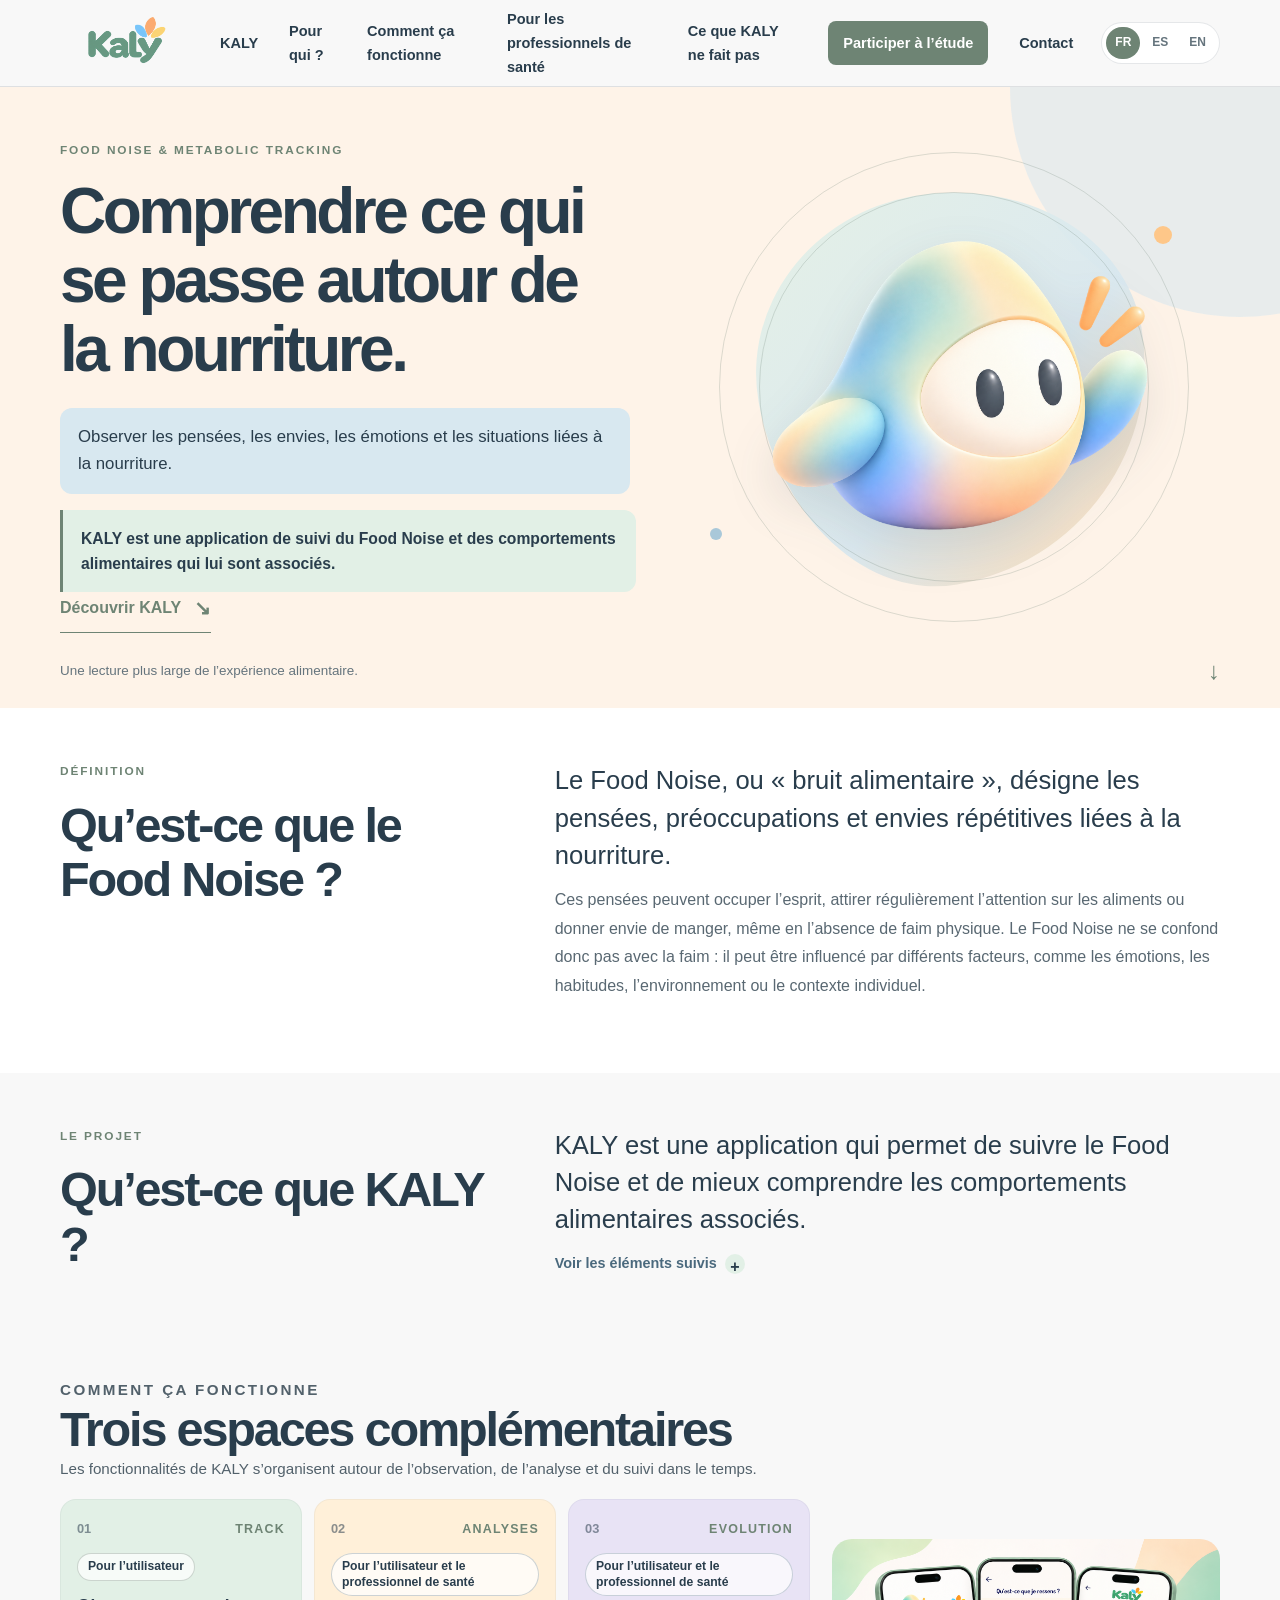
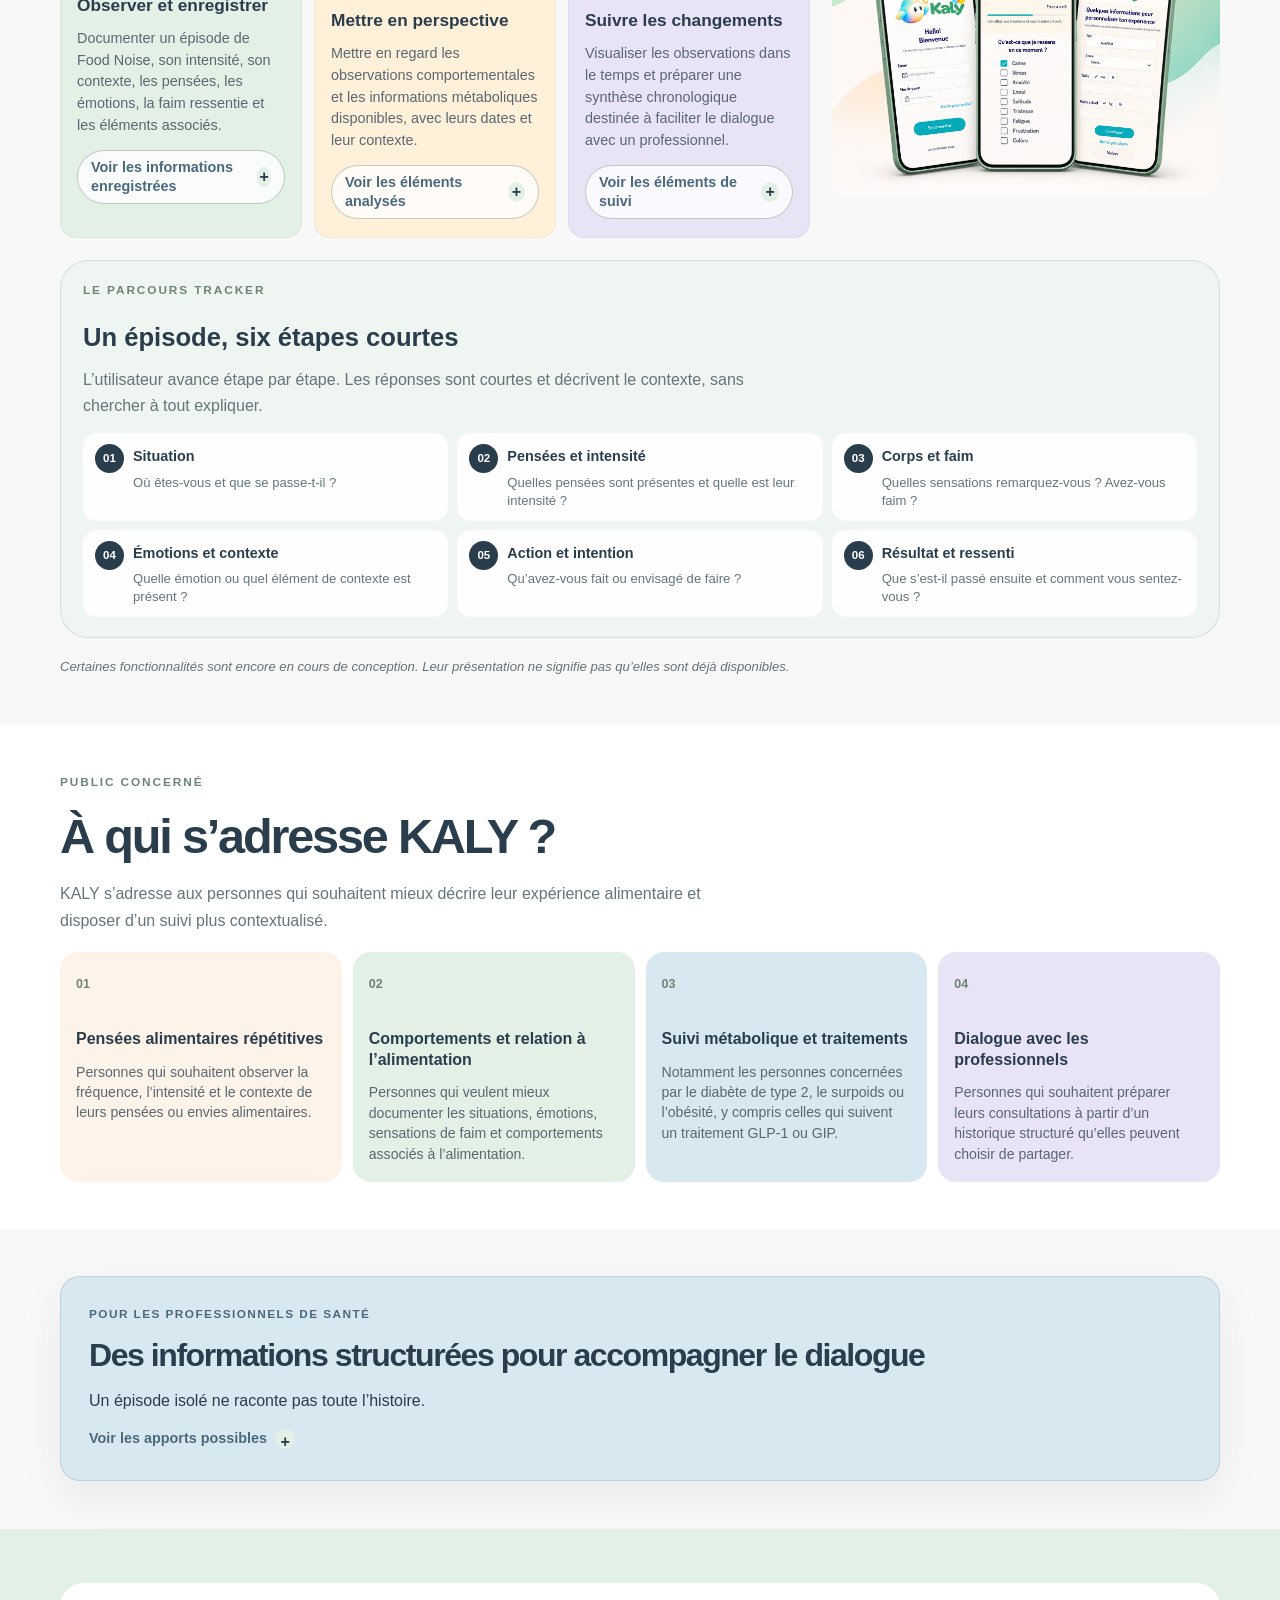
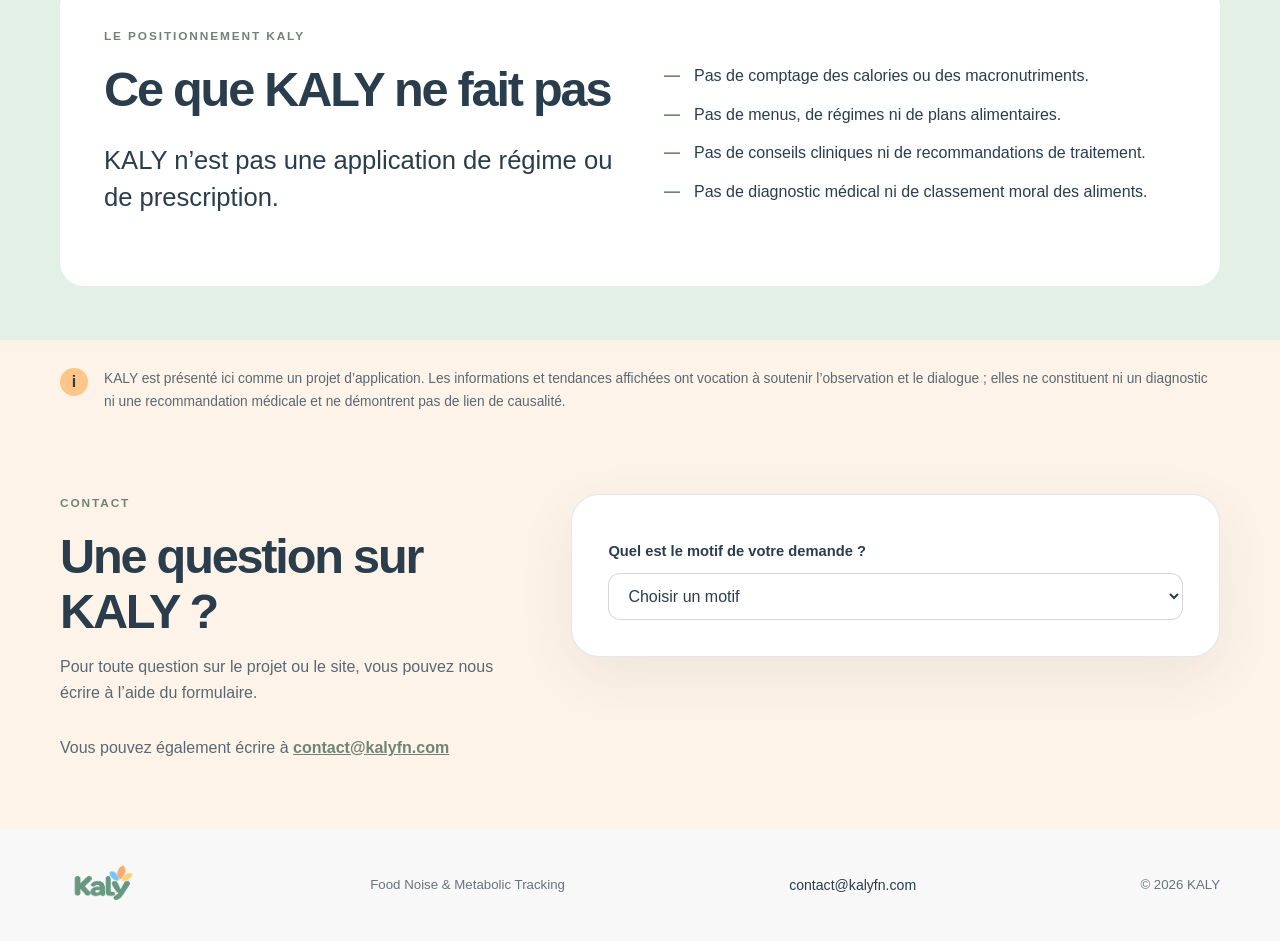
<file: index.html>
<!doctype html>
<html lang="fr">
<head>
  <meta charset="utf-8">
  <meta name="viewport" content="width=device-width, initial-scale=1">
  <meta name="theme-color" content="#F8F8F8">
  <meta name="description" content="KALY — application de suivi du Food Noise et des comportements alimentaires associés, pour repérer des tendances et faciliter le dialogue avec les professionnels de santé.">
  <title>KALY — Food Noise & Metabolic Tracking</title>
  <link rel="icon" type="image/png" href="assets/kaly_icon.png">
  <link rel="stylesheet" href="css/style.css?v=21">
  <script defer src="js/script.js?v=22"></script>
</head>
<body>
  <a class="skip-link" href="#main" data-i18n="skip">Aller au contenu</a>

  <header class="site-header">
    <div class="container header-inner">
      <a class="brand" href="#top" aria-label="KALY — accueil">
        <img src="assets/KALY_LOGOOK.png" alt="KALY" class="brand-logo">
      </a>
      <nav class="desktop-nav" aria-label="Navigation principale">
        <a href="#food-noise" data-i18n="navAbout">Le Food Noise</a>
        <a href="#about" data-i18n="navAudience">KALY</a>
        <a href="#features" data-i18n="navHow">Fonctionnement</a>
        <a href="#professional-callout" data-i18n="navFeatures">Professionnels</a>
        <a href="#audience" data-i18n="navApproach">Pour qui ?</a>
        <a href="/study/" class="study-nav-link" data-i18n="navStudy">Participer à l’étude</a>
        <a href="#contact" data-i18n="navContact">Contact</a>
      </nav>
      <div class="header-actions">
        <div class="language-switch" role="group" aria-label="Choisir la langue">
          <button type="button" class="lang-btn is-active" data-lang="fr" aria-pressed="true">FR</button>
          <button type="button" class="lang-btn" data-lang="es" aria-pressed="false">ES</button>
          <button type="button" class="lang-btn" data-lang="en" aria-pressed="false">EN</button>
        </div>
        <button class="menu-toggle" type="button" aria-expanded="false" aria-controls="mobile-nav" aria-label="Ouvrir le menu">
          <span></span><span></span>
        </button>
      </div>
    </div>
    <nav id="mobile-nav" class="mobile-nav" aria-label="Navigation mobile" hidden>
      <a href="#food-noise" data-i18n="navAbout">Le Food Noise</a>
      <a href="#about" data-i18n="navAudience">KALY</a>
      <a href="#features" data-i18n="navHow">Fonctionnement</a>
      <a href="#professional-callout" data-i18n="navFeatures">Professionnels</a>
      <a href="#audience" data-i18n="navApproach">Pour qui ?</a>
      <a href="/study/" class="study-nav-link" data-i18n="navStudy">Participer à l’étude</a>
      <a href="#contact" data-i18n="navContact">Contact</a>
    </nav>
  </header>

  <main id="main">
    <section class="hero" id="top">
      <div class="container hero-grid">
        <div class="hero-copy">
          <p class="eyebrow" data-i18n="eyebrow">FOOD NOISE & METABOLIC TRACKING</p>
          <h1 class="hero-title-block" data-i18n="heroTitle">Comprendre ce qui se passe autour de la nourriture.</h1>
          <p class="hero-lead" data-i18n="heroLead">Observer les pensées, les envies, les émotions et les situations liées à la nourriture.</p>
          <p class="hero-positioning" data-i18n="heroPositioning">KALY est une application de suivi du Food Noise et des comportements alimentaires qui lui sont associés.</p>
          <a class="text-link" href="#food-noise"><span data-i18n="discover">Découvrir le Food Noise</span><span aria-hidden="true">↘</span></a>
        </div>
        <div class="hero-visual">
          <div class="hero-orbit orbit-one"></div>
          <div class="hero-orbit orbit-two"></div>
          <picture class="hero-banner" id="hero-banner" aria-hidden="true">
            <source id="banner-source" srcset="assets/bandeauKALY%20ok%20fr.png">
            <img id="banner-image" src="assets/bandeauKALY%20ok%20fr.png" alt="">
          </picture>
          <img class="hero-mascot" src="assets/KALY_rond_transp.png" alt="Mascotte KALY">
          <span class="floating-dot dot-peach"></span>
          <span class="floating-dot dot-blue"></span>
        </div>
      </div>
      <div class="hero-bottom container">
        <span data-i18n="heroFoot">Une lecture plus large de l’expérience alimentaire.</span>
        <span class="scroll-mark" aria-hidden="true">↓</span>
      </div>
    </section>

    <section class="section food-noise-section" id="food-noise">
      <div class="container two-column">
        <div>
          <p class="eyebrow" data-i18n="foodNoiseEyebrow">DÉFINITION</p>
          <h2 data-i18n="foodNoiseTitle">Qu’est-ce que le Food Noise ?</h2>
        </div>
        <div class="section-text food-noise-content">
          <p class="large-text" data-i18n="foodNoiseLead">Le Food Noise, ou « bruit alimentaire », désigne les pensées, préoccupations et envies répétitives liées à la nourriture.</p>
          <p data-i18n="foodNoiseText">Ces pensées peuvent occuper l’esprit, attirer régulièrement l’attention sur les aliments ou donner envie de manger, même en l’absence de faim physique. Le Food Noise ne se confond donc pas avec la faim : il peut être influencé par différents facteurs, comme les émotions, les habitudes, l’environnement ou le contexte individuel.</p>
        </div>
      </div>
    </section>

    <section class="section section-about" id="about">
      <div class="container two-column">
        <div>
          <p class="eyebrow" data-i18n="aboutEyebrow">LE PROJET</p>
          <h2 data-i18n="aboutTitle">Qu’est-ce que KALY ?</h2>
        </div>
        <div class="section-text about-content">
          <p class="large-text" data-i18n="aboutLead">KALY est une application qui permet de suivre le Food Noise et de mieux comprendre les comportements alimentaires associés.</p>
          <details class="compact-details">
            <summary data-i18n="moreAboutRecords">Voir les éléments suivis</summary>
            <div class="details-content">
          <div class="about-group">
            <p data-i18n="aboutRecordIntro">Elle aide à enregistrer les épisodes de Food Noise (bruit alimentaire), notamment :</p>
            <ul class="about-list">
              <li data-i18n="aboutRecord1">leur fréquence et leur intensité ;</li>
              <li data-i18n="aboutRecord2">les sensations ressenties ;</li>
              <li data-i18n="aboutRecord3">les émotions et les pensées associées ;</li>
              <li data-i18n="aboutRecord4">les actions qui suivent et les résultats obtenus.</li>
            </ul>
          </div>
          <div class="about-group">
            <p data-i18n="aboutContextIntro">Ces observations peuvent être mises en perspective avec d’autres informations renseignées par l’utilisateur :</p>
            <ul class="about-list">
              <li data-i18n="aboutContext1">la faim ;</li>
              <li data-i18n="aboutContext2">le sommeil ;</li>
              <li data-i18n="aboutContext3">les données métaboliques ;</li>
              <li data-i18n="aboutContext4">les traitements médicaux.</li>
            </ul>
          </div>
          <p data-i18n="aboutProfessional">Les informations recueillies peuvent faciliter le suivi personnel et favoriser le dialogue avec les professionnels de santé — médecins, psychologues et nutritionnistes — en apportant des éléments concrets pour préparer les consultations et accompagner le suivi.</p>
            </div>
          </details>
        </div>
      </div>
    </section>

    <section class="section spaces-section" id="features">
      <div class="container">
        <div class="section-heading spaces-heading">
          <p class="eyebrow" data-i18n="howEyebrow">COMMENT ÇA FONCTIONNE</p>
          <h2 data-i18n="featuresTitle">Trois espaces complémentaires</h2>
          <p data-i18n="featuresIntro">Les fonctionnalités de KALY s’organisent autour de l’observation, de l’analyse et du suivi dans le temps.</p>
        </div>
        <div class="features-layout">
          <div class="feature-grid">
          <article class="feature-card feature-track">
            <div class="feature-top"><span class="feature-number">01</span><span class="feature-tag">TRACK</span></div><span class="audience-label audience-user" data-i18n="spaceAudienceUser">Pour l’utilisateur</span>
            <h3 data-i18n="trackTitle">Observer et enregistrer</h3>
            <p data-i18n="trackText">Documenter un épisode de Food Noise, son intensité, son contexte, les pensées, les émotions, la faim ressentie et les éléments associés.</p>
            <details class="compact-details feature-details"><summary data-i18n="moreTrackDetails">Voir les informations enregistrées</summary><div class="details-content"><ul><li data-i18n="trackItem1">Situation et contexte</li><li data-i18n="trackItem2">Pensées, émotions et faim</li><li data-i18n="trackItem3">Aliments et comportements associés</li></ul></div></details>
          </article>
          <article class="feature-card feature-analysis">
            <div class="feature-top"><span class="feature-number">02</span><span class="feature-tag">ANALYSES</span></div><span class="audience-label audience-both" data-i18n="spaceAudienceBoth">Utilisateur et professionnel de santé</span>
            <h3 data-i18n="analysisTitle">Mettre en perspective</h3>
            <p data-i18n="analysisText">Mettre en regard les observations comportementales et les informations métaboliques disponibles, avec leurs dates et leur contexte.</p>
            <details class="compact-details feature-details"><summary data-i18n="moreAnalysisDetails">Voir les éléments analysés</summary><div class="details-content"><ul><li data-i18n="analysisItem1">Repérage de tendances individuelles</li><li data-i18n="analysisItem2">Sommeil et traitements déclarés</li><li data-i18n="analysisItem3">Données biologiques renseignées</li></ul></div></details>
          </article>
          <article class="feature-card feature-evolution">
            <div class="feature-top"><span class="feature-number">03</span><span class="feature-tag">EVOLUTION</span></div><span class="audience-label audience-both" data-i18n="spaceAudienceBoth">Utilisateur et professionnel de santé</span>
            <h3 data-i18n="evolutionTitle">Suivre les changements</h3>
            <p data-i18n="evolutionText">Visualiser les observations dans le temps et préparer une synthèse chronologique destinée à faciliter le dialogue avec un professionnel.</p>
            <details class="compact-details feature-details"><summary data-i18n="moreEvolutionDetails">Voir les éléments de suivi</summary><div class="details-content"><ul><li data-i18n="evolutionItem1">Historique et chronologie</li><li data-i18n="evolutionItem2">Évolution des observations</li><li data-i18n="evolutionItem3">Synthèse partageable au choix de l’utilisateur</li></ul></div></details>
          </article>
          </div>
          <div class="features-visual">
            <img src="assets/kaly-app-phones.png" alt="Aperçu de l’application KALY sur trois écrans de téléphone" loading="lazy">
          </div>
        </div>

        <section class="tracker-flow" aria-labelledby="tracker-flow-title">
          <div class="tracker-flow-heading">
            <p class="eyebrow" data-i18n="trackerEyebrow">LE PARCOURS TRACKER</p>
            <h3 id="tracker-flow-title" data-i18n="trackerTitle">Un épisode, six étapes courtes</h3>
            <p data-i18n="trackerIntro">L’utilisateur avance étape par étape. Les réponses sont courtes et décrivent le contexte, sans chercher à tout expliquer.</p>
          </div>
          <ol class="tracker-steps">
            <li><span class="tracker-step-number">01</span><div><h4 data-i18n="step1Title">Situation</h4><p data-i18n="step1Text">Où êtes-vous et que se passe-t-il ?</p></div></li>
            <li><span class="tracker-step-number">02</span><div><h4 data-i18n="step2Title">Pensées et intensité</h4><p data-i18n="step2Text">Quelles pensées sont présentes et quelle est leur intensité ?</p></div></li>
            <li><span class="tracker-step-number">03</span><div><h4 data-i18n="step3Title">Corps et faim</h4><p data-i18n="step3Text">Quelles sensations remarquez-vous ? Avez-vous faim ?</p></div></li>
            <li><span class="tracker-step-number">04</span><div><h4 data-i18n="step4Title">Émotions et contexte</h4><p data-i18n="step4Text">Quelle émotion ou quel élément de contexte est présent ?</p></div></li>
            <li><span class="tracker-step-number">05</span><div><h4 data-i18n="step5Title">Action et intention</h4><p data-i18n="step5Text">Qu’avez-vous fait ou envisagé de faire ?</p></div></li>
            <li><span class="tracker-step-number">06</span><div><h4 data-i18n="step6Title">Résultat et ressenti</h4><p data-i18n="step6Text">Que s’est-il passé ensuite et comment vous sentez-vous ?</p></div></li>
          </ol>
        </section>

        <p class="development-note" data-i18n="howDevelopment">Certaines fonctionnalités sont encore en cours de conception. Leur présentation ne signifie pas qu’elles sont déjà disponibles.</p>
      </div>
    </section>

    <section class="section audience-section" id="audience">
      <div class="container">
        <div class="section-heading">
          <p class="eyebrow" data-i18n="audienceEyebrow">PUBLIC CONCERNÉ</p>
          <h2 data-i18n="audienceTitle">À qui s’adresse KALY ?</h2>
          <p data-i18n="audienceIntro">KALY s’adresse aux personnes qui souhaitent mieux décrire leur expérience alimentaire et disposer d’un suivi plus contextualisé.</p>
        </div>
        <div class="audience-grid">
          <article class="audience-card card-peach"><span class="card-index">01</span><h3 data-i18n="aud1Title">Pensées alimentaires répétitives</h3><p data-i18n="aud1Text">Personnes qui souhaitent observer la fréquence, l’intensité et le contexte de leurs pensées ou envies alimentaires.</p></article>
          <article class="audience-card card-mint"><span class="card-index">02</span><h3 data-i18n="aud2Title">Comportements et relation à l’alimentation</h3><p data-i18n="aud2Text">Personnes qui veulent mieux documenter les situations, émotions, sensations de faim et comportements associés à l’alimentation.</p></article>
          <article class="audience-card card-blue"><span class="card-index">03</span><h3 data-i18n="aud3Title">Suivi métabolique et traitements</h3><p data-i18n="aud3Text">Notamment les personnes concernées par le diabète de type 2, le surpoids ou l’obésité, y compris celles qui suivent un traitement GLP-1 ou GIP.</p></article>
          <article class="audience-card card-lavender"><span class="card-index">04</span><h3 data-i18n="aud4Title">Dialogue avec les professionnels</h3><p data-i18n="aud4Text">Personnes qui souhaitent préparer leurs consultations à partir d’un historique structuré qu’elles peuvent choisir de partager.</p></article>
        </div>
      </div>
    </section>

    <section class="section spaces-section" aria-labelledby="professional-callout-title">
      <div class="container">
        <section class="professional-main" id="professional-callout" aria-labelledby="professional-callout-title">
          <div class="professional-main-heading">
            <p class="eyebrow" data-i18n="proEyebrow">POUR LES PROFESSIONNELS DE SANTÉ</p>
            <h2 id="professional-callout-title" data-i18n="proTitle">Des informations structurées pour accompagner le dialogue</h2>
            <p class="professional-main-intro" data-i18n="proDynamicIntro">Un épisode isolé ne raconte pas toute l’histoire. Mis en perspective dans le temps, les enregistrements peuvent faire apparaître des repères utiles pour préparer un échange.</p>
          </div>
          <details class="compact-details professional-details">
            <summary data-i18n="moreProfessional">Voir les apports possibles</summary>
            <div class="details-content">
          <div class="professional-benefits">
            <article class="professional-benefit"><span class="professional-benefit-number">01</span><div><h3 data-i18n="proCard4Title">Préparer la consultation</h3><p data-i18n="proItem4">Résumé chronologique des observations pour préparer une consultation.</p></div></article>
            <article class="professional-benefit"><span class="professional-benefit-number">02</span><div><h3 data-i18n="proAnalysisTitle">Analyser les comportements et leur évolution</h3><p data-i18n="proAnalysisText">Mettre en perspective les épisodes et les informations renseignées pour repérer des tendances au fil du temps.</p><ul><li data-i18n="proBenefit1">Des échanges potentiellement plus ciblés et un temps de consultation mieux préparé.</li><li data-i18n="proBenefit2">Des évolutions repérées plus tôt, pour faciliter une discussion rapide sur la conduite à tenir.</li></ul></div></article>
          </div>
          <p class="professional-main-context" data-i18n="proContext">Mis en perspective dans le temps, les enregistrements peuvent faire apparaître des repères utiles pour préparer un échange.</p>
          <p class="professional-main-limit" data-i18n="proLimit">Ces informations constituent des observations déclaratives. Elles ne remplacent pas l’entretien, l’examen ni le jugement clinique du professionnel et ne permettent pas, à elles seules, d’établir un diagnostic ou une causalité.</p>
            </div>
          </details>
        </section>
      </div>
    </section>

    <section class="section boundaries-section" id="what-kaly-is-not">
      <div class="container boundaries-panel"><div><p class="eyebrow" data-i18n="boundEyebrow">LE POSITIONNEMENT KALY</p><h2 data-i18n="boundTitle">Ce que KALY ne fait pas</h2><p class="large-text" data-i18n="boundLead">KALY n’est pas une application de régime ou de prescription.</p></div><ul class="bound-list"><li data-i18n="bound1">Pas de comptage des calories ou des macronutriments.</li><li data-i18n="bound2">Pas de menus, de régimes ni de plans alimentaires.</li><li data-i18n="bound3">Pas de conseils cliniques ni de recommandations de traitement.</li><li data-i18n="bound4">Pas de diagnostic médical ni de classement moral des aliments.</li></ul></div>
    </section>

    <section class="disclaimer">
      <div class="container disclaimer-inner"><span class="disclaimer-mark" aria-hidden="true">i</span><p data-i18n="disclaimer">KALY est présenté ici comme un projet d’application de suivi comportemental. Il ne fournit ni conseil clinique, ni régime, ni diagnostic. Les observations enregistrées ne démontrent pas de lien de causalité.</p></div>
    </section>

    <section class="section contact-section" id="contact">
      <div class="container contact-grid">
        <div class="contact-copy">
          <p class="eyebrow" data-i18n="contactEyebrow">CONTACT</p>
          <h2 data-i18n="contactTitle">Une question sur KALY ?</h2>
          <p data-i18n="contactIntro">Pour toute question sur le projet ou le site, vous pouvez nous écrire à l’aide du formulaire.</p>
          <p class="contact-mail"><span data-i18n="contactMailFallback">Vous pouvez également écrire à</span> <a href="mailto:contact@kalyfn.com">contact@kalyfn.com</a></p>
        </div>

        <form class="contact-form" id="contact-form">
          <label for="contact-type" data-i18n="contactTypeLabel">Quel est le motif de votre demande ?</label>
          <select id="contact-type" name="requestType" required>
            <option value="" data-i18n="contactTypePlaceholder">Choisir un motif</option>
            <option value="general" data-i18n="contactTypeGeneral">Question générale sur KALY</option>
            <option value="professional" data-i18n="contactTypeProfessional">Professionnel de santé ou partenariat</option>
            <option value="participation" data-i18n="contactTypeParticipation">Participer aux tests ou au développement</option>
            <option value="other" data-i18n="contactTypeOther">Autre demande</option>
          </select>

          <div id="contact-fields" class="contact-fields" hidden>
            <label for="contact-name" data-i18n="contactName">Nom</label>
            <input id="contact-name" name="name" type="text" autocomplete="name" required>
            <label for="contact-email" data-i18n="contactEmail">Adresse e-mail</label>
            <input id="contact-email" name="email" type="email" autocomplete="email" required>

            <div class="contact-conditional" id="professional-fields" hidden>
              <label for="contact-organization" data-i18n="contactOrganization">Organisation ou établissement</label>
              <input id="contact-organization" name="organization" type="text" autocomplete="organization">
              <label for="contact-function" data-i18n="contactFunction">Votre fonction</label>
              <input id="contact-function" name="function" type="text">
            </div>

            <div class="contact-conditional" id="participation-fields" hidden>
              <label for="contact-participation" data-i18n="contactParticipation">Comment souhaitez-vous participer ?</label>
              <select id="contact-participation" name="participation">
                <option value="" data-i18n="participationChoose">Choisir une option</option>
                <option value="test" data-i18n="participationTest">Tester l’application</option>
                <option value="feedback" data-i18n="participationFeedback">Donner un retour ou proposer des améliorations</option>
                <option value="contribute" data-i18n="participationContribute">Contribuer au développement du projet</option>
              </select>
            </div>

            <label for="contact-subject" data-i18n="contactSubject">Objet</label>
            <input id="contact-subject" name="subject" type="text" required>
            <label for="contact-message" data-i18n="contactMessage">Message</label>
            <textarea id="contact-message" name="message" rows="5" required></textarea>
            <p class="form-privacy" data-i18n="contactPrivacy">Les informations saisies servent uniquement à répondre à votre demande. N’envoyez pas de données de santé ou d’informations médicales sensibles.</p>
            <div class="form-honeypot" aria-hidden="true"><label for="contact-website">Ne pas remplir</label><input id="contact-website" name="website" type="text" tabindex="-1" autocomplete="off"></div>
            <p class="form-status" id="contact-status" role="status" aria-live="polite"></p>
            <button type="submit" class="contact-submit" data-i18n="contactSend">Envoyer</button>
          </div>
        </form>
      </div>
    </section>
  </main>

  <footer class="site-footer">
    <div class="container footer-inner">
      <img src="assets/KALY_LOGOOK.png" alt="KALY" class="footer-logo">
      <p data-i18n="footerLine">Food Noise & Metabolic Tracking</p>
      <div class="footer-links">
        <a href="mailto:contact@kalyfn.com">contact@kalyfn.com</a>
      </div>
      <span>© <span id="year"></span> KALY</span>
    </div>
  </footer>
</body>
</html>
</file>
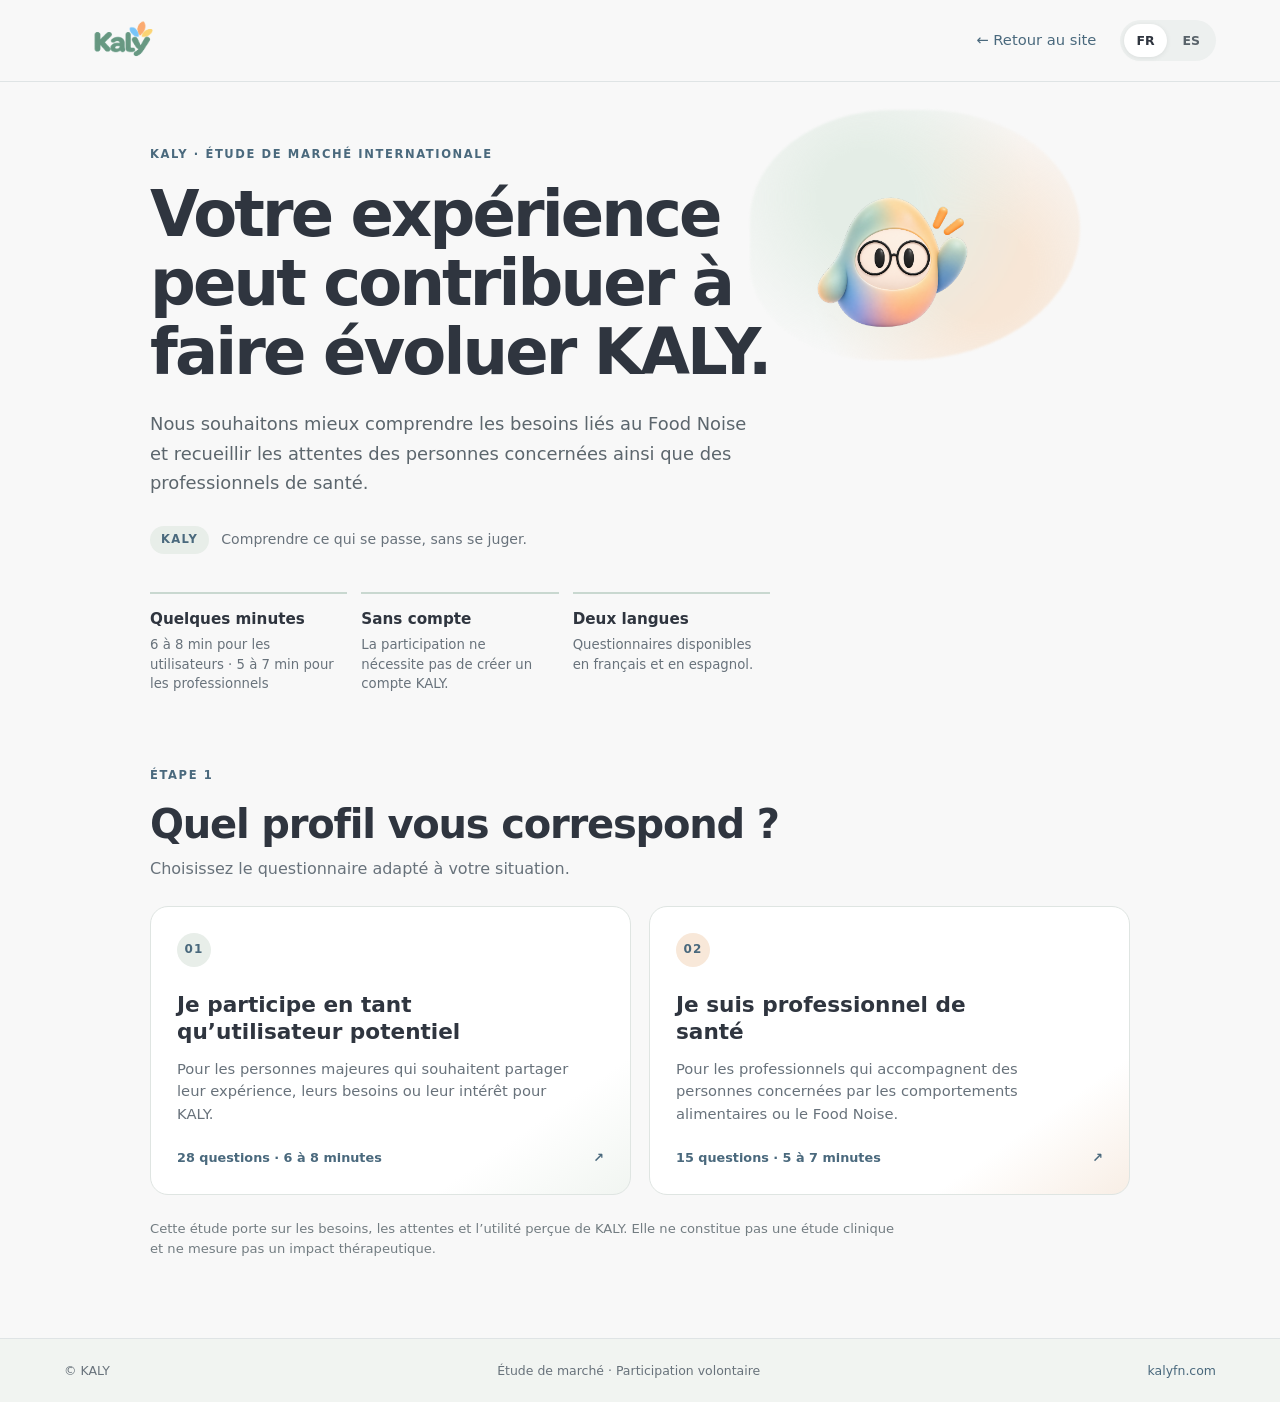
<file: study/index.html>
<!doctype html>
<html lang="fr" translate="no" class="notranslate">
<head>
  <meta charset="utf-8">
  <meta name="google" content="notranslate">
  <meta name="viewport" content="width=device-width, initial-scale=1">
  <meta name="theme-color" content="#F8F8F8">
  <meta name="description" content="Participez à l’étude de marché internationale de KALY. Deux questionnaires : utilisateurs potentiels et professionnels de santé.">
  <title>Étude de marché — KALY</title>
  <link rel="icon" type="image/png" href="../assets/kaly_icon.png">
  <link rel="stylesheet" href="study.css?v=4">
  <script defer src="study.js?v=4"></script>
</head>
<body>
  <a class="skip" href="#main">Aller au contenu</a>
  <header class="study-header">
    <a class="brand" href="../" aria-label="KALY — accueil"><img src="../assets/KALY_LOGOOK.png" alt="KALY"></a>
    <div class="header-right">
      <a class="back-link" href="../">← <span data-t="back">Retour au site</span></a>
      <div class="lang-switch" role="group" aria-label="Langue">
        <button type="button" data-lang="fr" class="active" aria-pressed="true">FR</button>
        <button type="button" data-lang="es" aria-pressed="false">ES</button>
      </div>
    </div>
  </header>

  <main id="main" class="wrap">
    <section class="intro" id="intro">
      <img class="intro-mascot" src="../assets/KALY_rond_transp_lunettes.png" alt="Mascotte principale KALY" fetchpriority="high">
      <p class="eyebrow" data-t="eyebrow">KALY · ÉTUDE DE MARCHÉ INTERNATIONAL</p>
      <h1 data-t="title">Votre expérience peut contribuer à faire évoluer KALY.</h1>
      <p class="lead" data-t="lead">Nous souhaitons mieux comprendre les besoins liés au Food Noise et recueillir les attentes des personnes concernées ainsi que des professionnels de santé.</p>
      <div class="intro-brandline"><span class="brand-mark">KALY</span><span data-t="brandLine">Comprendre ce qui se passe, sans se juger.</span></div>
      <div class="intro-facts">
        <div><strong data-t="timeTitle">Quelques minutes</strong><span data-t="timeText">6 à 8 min pour les utilisateurs · 5 à 7 min pour les professionnels</span></div>
        <div><strong data-t="anonymousTitle">Sans compte</strong><span data-t="anonymousText">La participation ne nécessite pas de créer un compte KALY.</span></div>
        <div><strong data-t="langTitle">Deux langues</strong><span data-t="langText">Questionnaires disponibles en français et en espagnol.</span></div>
      </div>
    </section>

    <section class="choice" id="choice">
      <div class="section-heading">
        <p class="eyebrow" data-t="step1">ÉTAPE 1</p>
        <h2 data-t="chooseProfile">Quel profil vous correspond ?</h2>
        <p data-t="chooseText">Choisissez le questionnaire adapté à votre situation.</p>
      </div>
      <div class="profile-grid">
        <button class="profile-card" type="button" data-profile="user">
          <span class="card-index">01</span>
          <span class="card-title" data-t="userTitle">Je participe en tant qu’utilisateur potentiel</span>
          <span class="card-copy" data-t="userText">Pour les personnes majeures qui souhaitent partager leur expérience, leurs besoins ou leur intérêt pour KALY.</span>
          <span class="card-bottom"><span data-t="userDuration">28 questions · 6 à 8 minutes</span><span aria-hidden="true">↗</span></span>
        </button>
        <button class="profile-card" type="button" data-profile="pro">
          <span class="card-index">02</span>
          <span class="card-title" data-t="proTitle">Je suis professionnel de santé</span>
          <span class="card-copy" data-t="proText">Pour les professionnels qui accompagnent des personnes concernées par les comportements alimentaires ou le Food Noise.</span>
          <span class="card-bottom"><span data-t="proDuration">15 questions · 5 à 7 minutes</span><span aria-hidden="true">↗</span></span>
        </button>
      </div>
      <p class="small-note" data-t="scopeNote">Cette étude porte sur les besoins, les attentes et l’utilité perçue de KALY. Elle ne constitue pas une étude clinique et ne mesure pas un impact thérapeutique.</p>
    </section>

    <section class="survey hidden" id="survey" aria-live="polite">
      <div class="survey-top">
        <button type="button" class="text-button" id="changeProfile">← <span data-t="changeProfile">Changer de profil</span></button>
        <span class="survey-kind" id="surveyKind"></span>
      </div>
      <div class="survey-heading">
        <p class="eyebrow" data-t="step2">ÉTAPE 2 · QUESTIONNAIRE</p>
        <h2 id="surveyTitle"></h2>
        <p id="surveyDescription"></p>
      </div>
      <div class="progress-wrap">
        <div class="progress-label"><span id="progressText">0 / 28</span><span id="progressPercent">0 %</span></div>
        <div class="progress-track"><span id="progressBar"></span></div>
      </div>
      <form id="surveyForm" novalidate>
        <div id="questions"></div>
        <div class="form-actions">
          <button type="button" class="secondary-button" id="previousButton" disabled data-t="previous">Précédent</button>
          <button type="button" class="primary-button" id="nextButton" data-t="next">Continuer</button>
        </div>
        <div class="submit-message hidden" id="submitMessage" role="status"></div>
      </form>
    </section>
  </main>

  <footer class="study-footer">
    <span>© KALY</span>
    <span data-t="footer">Étude de marché · Participation volontaire</span>
    <a href="../">kalyfn.com</a>
  </footer>
</body>
</html>
</file>
<file: css/style.css>
:root {
  --kaly-green: #6E8474;
  --kaly-dark: #293D4C;
  --kaly-peach: #FEC789;
  --kaly-mint: #E2F0E6;
  --kaly-blue: #D8E8F0;
  --kaly-cream: #FEF3E8;
  --kaly-lavender: #E8E3F5;
  --off-white: #F8F8F8;
  --white: #FFFFFF;
  --text: var(--kaly-dark);
  --muted: #65747D;
  --line: rgba(41, 61, 76, .12);
  --radius-lg: 28px;
  --radius-md: 18px;
  --shadow-soft: 0 18px 55px rgba(41, 61, 76, .08);
  font-family: "Aptos", "Segoe UI", "Helvetica Neue", Arial, sans-serif;
  color: var(--text);
  background: var(--off-white);
  scroll-behavior: smooth;
}
* { box-sizing: border-box; }
body { margin: 0; min-width: 320px; background: var(--off-white); color: var(--text); line-height: 1.65; }
img { display: block; max-width: 100%; }
a { color: inherit; }
button { font: inherit; }
.container { width: min(1160px, calc(100% - 48px)); margin-inline: auto; }
.skip-link { position: absolute; left: -999px; top: 8px; z-index: 100; padding: 10px 14px; background: white; border-radius: 8px; }
.skip-link:focus { left: 12px; }
.site-header { position: sticky; top: 0; z-index: 20; background: rgba(248,248,248,.92); backdrop-filter: blur(14px); border-bottom: 1px solid var(--line); }
.header-inner { min-height: 86px; display: flex; align-items: center; justify-content: space-between; gap: 28px; }
.brand { display: inline-flex; align-items: center; flex: 0 0 auto; }
.brand-logo { width: 132px; max-height: 64px; object-fit: contain; }
.desktop-nav { display: flex; align-items: center; gap: clamp(16px, 2.4vw, 34px); margin-left: auto; }
.desktop-nav a, .mobile-nav a { text-decoration: none; color: var(--kaly-dark); font-size: .91rem; font-weight: 600; }
.desktop-nav a:hover, .mobile-nav a:hover { color: var(--kaly-green); }
.header-actions { display: flex; align-items: center; gap: 14px; }
.language-switch { display: flex; gap: 3px; padding: 4px; border: 1px solid var(--line); border-radius: 999px; background: white; }
.lang-btn { border: 0; background: transparent; color: var(--muted); border-radius: 999px; padding: 6px 9px; font-size: .75rem; font-weight: 700; cursor: pointer; }
.lang-btn.is-active { background: var(--kaly-green); color: white; }
.menu-toggle { display: none; border: 1px solid var(--line); background: white; border-radius: 12px; width: 42px; height: 42px; padding: 11px; cursor: pointer; }
.menu-toggle span { display: block; height: 2px; background: var(--kaly-dark); margin: 5px 0; }
.mobile-nav { padding: 0 24px 18px; gap: 18px; flex-direction: column; }
.mobile-nav:not([hidden]) { display: flex; }

.hero { position: relative; overflow: hidden; padding: 78px 0 26px; background: var(--kaly-cream); }
.hero::before { content: ""; position: absolute; width: 460px; height: 460px; border-radius: 50%; background: rgba(216,232,240,.55); right: -190px; top: -230px; }
.hero-grid { display: grid; grid-template-columns: 1.04fr .96fr; align-items: center; gap: 52px; position: relative; z-index: 1; }
.eyebrow { margin: 0 0 16px; color: var(--kaly-green); font-size: .74rem; font-weight: 700; letter-spacing: .16em; text-transform: uppercase; }
.hero h1 { max-width: 690px; margin: 0; color: var(--kaly-dark); font-size: clamp(2.35rem, 5vw, 4.55rem); line-height: 1.08; letter-spacing: -.055em; font-weight: 600; }
.hero-lead { max-width: 570px; margin: 24px 0 16px; padding: 16px 18px; color: #293D4C; background: #D8E8F0; border-radius: 12px; font-size: 1.05rem; line-height: 1.6; }
.hero-title-block { max-width: 650px; }
.hero-positioning { max-width: 590px; margin: 0; padding: 16px 18px; border-left: 3px solid #6E8474; background: #E2F0E6; border-radius: 0 12px 12px 0; color: #293D4C; font-size: .98rem; line-height: 1.6; font-weight: 600; }
.text-link { display: inline-flex; align-items: center; gap: 13px; color: var(--kaly-green); text-decoration: none; font-weight: 700; border-bottom: 1px solid var(--kaly-green); padding-bottom: 7px; }
.text-link span:last-child { font-size: 1.25rem; }

.hero-actions { display: flex; align-items: center; flex-wrap: wrap; gap: 18px 24px; margin-top: 12px; }
.study-link { display: inline-flex; align-items: center; justify-content: center; gap: 10px; padding: 11px 17px; border-radius: 9px; background: var(--kaly-green); color: #fff; text-decoration: none; font-weight: 700; transition: background .2s ease, transform .2s ease; }
.study-link:hover { background: var(--kaly-dark); transform: translateY(-1px); }
.study-link span:last-child { font-size: 1.1rem; }

.hero-visual {
  min-height: 430px;
  position: relative;
  display: grid;
  place-items: center;
  isolation: isolate;
}
.hero-banner { display: none !important; }
.hero-visual::before {
  content: "";
  position: absolute;
  z-index: 0;
  width: min(82%, 390px);
  aspect-ratio: 1;
  border-radius: 48% 52% 58% 42% / 45% 43% 57% 55%;
  background: linear-gradient(145deg, rgba(226,240,230,.92), rgba(216,232,240,.9) 58%, rgba(254,199,137,.55));
  transform: rotate(-10deg);
}
.hero-mascot {
  position: relative;
  z-index: 2;
  display: block;
  width: clamp(250px, 31vw, 390px);
  max-height: 410px;
  object-fit: contain;
  filter: drop-shadow(0 18px 24px rgba(41,61,76,.12));
}
.hero-orbit { position: absolute; border: 1px solid rgba(110,132,116,.24); border-radius: 50%; }
.orbit-one { width: 390px; height: 390px; }
.orbit-two { width: 470px; height: 470px; }
.floating-dot { position: absolute; z-index: 4; border-radius: 50%; }
.dot-peach { width: 18px; height: 18px; background: var(--kaly-peach); top: 54px; right: 48px; }
.dot-blue { width: 12px; height: 12px; background: #A9C8D9; bottom: 62px; left: 22px; }
.hero-bottom { position: relative; z-index: 1; display: flex; justify-content: space-between; align-items: center; padding-top: 36px; color: var(--muted); font-size: .84rem; }
.scroll-mark { color: var(--kaly-green); font-size: 1.5rem; }

.section { padding: 104px 0; }
.two-column { display: grid; grid-template-columns: .8fr 1.2fr; gap: 90px; }
h2 { margin: 0; color: var(--kaly-dark); font-size: clamp(2rem, 3.8vw, 3.25rem); line-height: 1.12; letter-spacing: -.045em; font-weight: 600; }
.section-text p { margin: 0 0 18px; color: #596872; }
.large-text { color: var(--kaly-dark) !important; font-size: clamp(1.25rem, 2vw, 1.65rem); line-height: 1.45; font-weight: 500; }
.audience-section { background: white; }
.section-heading { max-width: 720px; margin-bottom: 42px; }
.section-heading > p:last-child { max-width: 650px; margin: 18px 0 0; color: var(--muted); }
.audience-grid { display: grid; grid-template-columns: repeat(4, 1fr); gap: 16px; }
.audience-card { min-height: 270px; padding: 25px 23px; border-radius: var(--radius-md); }
.card-peach { background: var(--kaly-cream); }
.card-mint { background: var(--kaly-mint); }
.card-blue { background: var(--kaly-blue); }
.card-lavender { background: var(--kaly-lavender); }
.card-index { display: inline-block; margin-bottom: 34px; color: var(--kaly-green); font-size: .78rem; font-weight: 700; }
.audience-card h3, .feature-card h3 { margin: 0 0 12px; color: var(--kaly-dark); font-size: 1.18rem; line-height: 1.3; }
.audience-card p, .feature-card p { margin: 0; color: #596872; font-size: .93rem; }

.features-section { background: var(--off-white); }
.feature-grid { display: grid; grid-template-columns: repeat(3, 1fr); gap: 18px; }
.feature-card { min-height: 390px; padding: 30px; border-radius: var(--radius-lg); border: 1px solid rgba(41,61,76,.05); }
.feature-track { background: var(--kaly-mint); }
.feature-analysis { background: #FFF0D9; }
.feature-evolution { background: var(--kaly-lavender); }
.feature-top { display: flex; justify-content: space-between; align-items: center; margin-bottom: 54px; }
.feature-number { color: rgba(41,61,76,.55); font-size: .8rem; font-weight: 700; }
.feature-tag { color: var(--kaly-green); font-size: .78rem; font-weight: 800; letter-spacing: .1em; }
.feature-card h3 { font-size: 1.45rem; }
.feature-card ul { margin: 22px 0 0; padding: 0; list-style: none; }
.feature-card li { position: relative; margin: 10px 0; padding-left: 18px; color: #53636D; font-size: .9rem; }
.feature-card li::before { content: ""; position: absolute; left: 0; top: .65em; width: 6px; height: 6px; border-radius: 50%; background: var(--kaly-green); }

.mascot-section { padding-top: 28px; }
.mascot-panel { display: grid; grid-template-columns: 1fr .8fr; align-items: center; gap: 40px; overflow: hidden; min-height: 450px; padding: 56px 64px; border-radius: 34px; background: var(--kaly-blue); }
.mascot-copy h2 { max-width: 520px; }
.mascot-copy > p:not(.eyebrow) { max-width: 590px; color: #53636D; }
.approach-note { margin-top: 22px; padding-left: 18px; border-left: 3px solid var(--kaly-green); }
.mascot-art { position: relative; min-height: 330px; display: grid; place-items: center; }
.mascot-blob { position: absolute; width: 310px; height: 310px; border-radius: 46% 54% 61% 39% / 44% 44% 56% 56%; background: var(--kaly-cream); transform: rotate(-12deg); }
.mascot-art img { position: relative; z-index: 1; width: min(100%, 330px); max-height: 350px; object-fit: contain; filter: drop-shadow(0 18px 22px rgba(41,61,76,.1)); }
.disclaimer { padding: 28px 0; background: var(--kaly-cream); }
.disclaimer-inner { display: flex; align-items: flex-start; gap: 16px; }
.disclaimer-mark { flex: 0 0 28px; display: grid; place-items: center; width: 28px; height: 28px; border-radius: 50%; background: var(--kaly-peach); color: var(--kaly-dark); font-weight: 700; }
.disclaimer p { margin: 0; color: #596872; font-size: .86rem; }
.site-footer { padding: 32px 0; background: var(--off-white); }
.footer-inner { display: flex; align-items: center; justify-content: space-between; gap: 20px; color: var(--muted); font-size: .83rem; }
.footer-logo { width: 86px; max-height: 48px; object-fit: contain; }
.footer-inner p { margin: 0; }

@media (max-width: 980px) {
  .desktop-nav { gap: 14px; }
  .desktop-nav a { font-size: .82rem; }
  .hero-grid { gap: 25px; }
  .hero-visual { min-height: 350px; }
  .audience-grid { grid-template-columns: repeat(2, 1fr); }
  .mascot-panel { padding: 42px; }
}
@media (max-width: 720px) {
  .container { width: min(100% - 36px, 560px); }
  .header-inner { min-height: 72px; }
  .brand-logo { width: 108px; }
  .desktop-nav { display: none; }
  .menu-toggle { display: block; }
  .hero { padding: 52px 0 22px; }
  .hero-grid { grid-template-columns: 1fr; gap: 22px; }
  .hero h1 { font-size: clamp(2.35rem, 11vw, 3.45rem); }
  .hero-lead { font-size: 1rem; }
  .hero-visual { min-height: 280px; }
  .hero-visual::before { width: min(76%, 270px); }
  .hero-mascot { width: clamp(225px, 72vw, 300px); max-height: 300px; }
  .orbit-one { width: 260px; height: 260px; }
  .orbit-two { width: 320px; height: 320px; }
  .hero-bottom { padding-top: 28px; }
  .section { padding: 72px 0; }
  .two-column { grid-template-columns: 1fr; gap: 22px; }
  .audience-grid, .feature-grid { grid-template-columns: 1fr; }
  .audience-card { min-height: auto; }
  .card-index { margin-bottom: 22px; }
  .feature-card { min-height: auto; }
  .feature-top { margin-bottom: 30px; }
  .mascot-section { padding-top: 0; }
  .mascot-panel { grid-template-columns: 1fr; padding: 32px 24px 20px; gap: 10px; }
  .mascot-art { min-height: 250px; }
  .mascot-blob { width: 230px; height: 230px; }
  .mascot-art img { max-height: 260px; }
  .footer-inner { flex-wrap: wrap; }
}
@media (prefers-reduced-motion: no-preference) {
  html { scroll-behavior: smooth; }
  .audience-card, .feature-card { transition: transform .2s ease, box-shadow .2s ease; }
  .audience-card:hover, .feature-card:hover { transform: translateY(-4px); box-shadow: var(--shadow-soft); }
}


/* KALY project description: clearer spacing and readable lists */
.about-content .large-text { margin-bottom: 28px; }
.about-group { margin: 0 0 25px; }
.about-group > p { margin-bottom: 10px; }
.about-list { margin: 0; padding-left: 1.25rem; color: #596872; }
.about-list li { padding-left: 5px; margin: 0 0 8px; line-height: 1.65; }
.about-list li::marker { color: var(--kaly-green); }
.about-content > p:last-child { margin-top: 26px; line-height: 1.75; }
.food-noise-section { background: #FFFFFF; }
.food-noise-content .large-text { margin-bottom: 22px; }
.food-noise-content p:last-child { line-height: 1.8; }

/* Contact section and footer legal navigation */
.contact-section { background: var(--kaly-cream); }
.contact-grid { display: grid; grid-template-columns: .85fr 1.15fr; gap: clamp(36px, 7vw, 90px); align-items: start; }
.contact-copy > p:not(.eyebrow) { color: #596872; max-width: 470px; }
.contact-mail { margin-top: 28px; }
.contact-mail a { color: var(--kaly-green); font-weight: 700; }
.contact-form { display: grid; gap: 10px; padding: clamp(22px, 4vw, 36px); background: white; border: 1px solid var(--line); border-radius: var(--radius-lg); box-shadow: var(--shadow-soft); }
.contact-form label { margin-top: 8px; color: var(--kaly-dark); font-size: .92rem; font-weight: 650; }
.contact-form input, .contact-form textarea { width: 100%; padding: 13px 15px; border: 1px solid rgba(41,61,76,.2); border-radius: 12px; background: #fff; color: var(--kaly-dark); font: inherit; }
.contact-form input:focus, .contact-form textarea:focus { outline: 2px solid rgba(110,132,116,.28); border-color: var(--kaly-green); }
.contact-form textarea { resize: vertical; min-height: 130px; }
.form-privacy { margin: 8px 0 4px; color: var(--muted); font-size: .82rem; line-height: 1.55; }
.contact-submit { justify-self: start; border: 0; border-radius: 999px; padding: 13px 22px; background: var(--kaly-green); color: white; font: inherit; font-weight: 700; cursor: pointer; }
.contact-submit:hover { filter: brightness(.94); }
.footer-inner { flex-wrap: wrap; }
.footer-links { display: flex; align-items: center; flex-wrap: wrap; gap: 12px 22px; }
.footer-links a { color: var(--kaly-dark); font-size: .88rem; text-decoration: none; }
.footer-links a:hover { color: var(--kaly-green); text-decoration: underline; }
.legal-main { min-height: 65vh; padding: 72px 0 100px; }
.legal-content { max-width: 850px; }
.legal-content h1 { margin: 0 0 38px; color: var(--kaly-dark); font-size: clamp(2.2rem, 5vw, 3.5rem); line-height: 1.1; }
.legal-content h2 { margin: 32px 0 10px; font-size: 1.35rem; letter-spacing: -.02em; }
.legal-content p { margin: 0 0 16px; color: #596872; line-height: 1.8; }
.legal-top { display: flex; justify-content: space-between; align-items: center; gap: 18px; margin-bottom: 36px; }
.legal-top a { color: var(--kaly-green); font-weight: 700; }
@media (max-width: 760px) {
  .contact-grid { grid-template-columns: 1fr; }
  .footer-inner { align-items: flex-start; }
  .footer-links { width: 100%; }
  .legal-main { padding: 48px 0 72px; }
}

/* Additional positioning and product walkthrough sections */
.how-section{background:#F8F8F8}
.how-grid{display:grid;grid-template-columns:repeat(4,minmax(0,1fr));gap:14px;margin-top:34px}
.how-card{position:relative;min-height:220px;padding:24px 22px;border-radius:16px;background:#FEF3E8;border:0;box-shadow:none}
.how-index{display:block;width:auto;height:auto;margin:0 0 18px;border-radius:0;background:transparent;color:#52616b;font-size:.75rem;font-weight:700}
.how-card .feature-tag{display:none}
.how-card h3{margin:0 0 10px;color:#293D4C;font-size:1.02rem;line-height:1.3}
.how-card p{margin:0;line-height:1.65;color:#52616b;font-size:.92rem}
.how-track{background:#FEF3E8}.how-profile{background:#E2F0E6}.how-summary{background:#D8E8F0}.how-professional{background:#E8E3F5}
.development-note{margin:22px 0 0;color:#65727a;font-size:.9rem;font-style:italic}
.professional-section{background:#fff}.professional-heading{max-width:850px;margin-bottom:34px}.professional-heading>p:last-child{max-width:760px}.spaces-heading{margin:30px 0 18px}.spaces-heading h3{font-size:1.35rem;color:#293D4C}.professional-detail{max-width:900px;margin:28px auto 0;padding:24px 28px;border-radius:16px;background:#F8F8F8}.professional-detail p{line-height:1.65;color:#52616b}
.boundaries-section{background:#E2F0E6}
.boundaries-panel{display:grid;grid-template-columns:1fr 1fr;gap:48px;align-items:center;padding:44px;border-radius:24px;background:#fff}
.bound-list{list-style:none;margin:0;padding:0;display:grid;gap:14px}
.bound-list li{position:relative;padding:0 0 0 30px;line-height:1.55;color:#293D4C}
.bound-list li:before{content:'—';position:absolute;left:0;color:#6E8474;font-weight:700}
@media(max-width:1050px){.how-grid{grid-template-columns:repeat(2,minmax(0,1fr))}}
@media(max-width:760px){.how-grid{grid-template-columns:1fr}.how-card{min-height:0;padding:23px}.boundaries-panel{grid-template-columns:1fr;gap:24px;padding:26px}.hero-positioning{font-size:.92rem}}

/* Clear audience labels and balanced closing feature section */
.audience-label{display:inline-flex;align-items:center;min-height:26px;margin:0 0 14px;padding:5px 10px;border-radius:999px;font-size:.76rem;font-weight:700;line-height:1.25;color:#293D4C;background:rgba(255,255,255,.72)}
.audience-user{border:1px solid rgba(110,132,116,.32)}
.audience-both{border:1px solid rgba(74,105,125,.28)}
.spaces-heading{margin:38px 0 20px;text-align:center}
.spaces-heading h3{font-size:1.4rem;line-height:1.3;margin:0 0 8px}
.spaces-heading p{max-width:720px;margin:0 auto;color:#596872;font-size:.95rem;line-height:1.6}
.feature-card{min-height:420px}
.feature-card h3{font-size:1.25rem;line-height:1.3}
@media(max-width:760px){.feature-card{min-height:0}.audience-label{font-size:.73rem}}


/* V4 — espaces complémentaires et section professionnels */
.spaces-section{background:#F8F8F8;padding-top:54px;padding-bottom:62px}
.spaces-section .spaces-heading{margin:0 auto 24px;text-align:left;max-width:850px}
.spaces-section .spaces-heading h3{font-size:clamp(1.45rem,2.2vw,1.8rem);line-height:1.25;color:#293D4C;margin:0 0 9px}
.spaces-section .spaces-heading p{max-width:720px;margin:0;color:#52616b;line-height:1.65}
.spaces-section .feature-grid{margin-top:22px}
.professional-section{padding-top:64px;padding-bottom:70px}
.professional-heading{margin-bottom:20px}
.professional-heading h2{max-width:780px}
.professional-intro{max-width:850px;margin:18px 0 28px;padding:20px 24px;border-left:4px solid #6E8474;background:#E2F0E6;border-radius:0 14px 14px 0;color:#293D4C;font-size:1.12rem;line-height:1.65;font-weight:500}
.pro-insights{display:grid;grid-template-columns:repeat(2,minmax(0,1fr));gap:14px;max-width:none;margin:0;padding:0;background:transparent}
.pro-insights article{display:flex;gap:16px;align-items:flex-start;padding:22px;border-radius:15px;background:#F8F8F8;border:1px solid #e9eeea;min-height:130px}
.pro-step{display:grid;place-items:center;flex:0 0 38px;width:38px;height:38px;border-radius:50%;background:#D8E8F0;color:#293D4C;font-size:.78rem;font-weight:700}
.pro-insights article h3{margin:2px 0 7px;color:#293D4C;font-size:1.02rem;line-height:1.35}
.pro-insights article p{margin:0;color:#52616b;line-height:1.55}
.professional-limit{max-width:900px;margin:20px 0 0;padding:16px 20px;border-radius:12px;background:#FEF3E8;color:#52616b;font-size:.91rem;line-height:1.6}
@media(max-width:700px){.pro-insights{grid-template-columns:1fr}.professional-intro{font-size:1rem;padding:17px 18px}.pro-insights article{min-height:0}.spaces-section .spaces-heading{text-align:left}}

/* V5 — cartes visibles pour le parcours en quatre espaces */
.how-section .how-grid{display:grid !important;grid-template-columns:repeat(2,minmax(0,1fr)) !important;gap:22px !important;align-items:stretch;margin-top:34px}
.how-section .how-card{display:flex;flex-direction:column;min-width:0;min-height:285px;padding:25px 23px;border:1px solid rgba(41,61,76,.07);border-radius:20px;box-shadow:0 8px 24px rgba(41,61,76,.045)}
.how-card-top{display:flex;justify-content:space-between;align-items:center;gap:10px;margin-bottom:30px}
.how-card .how-index{margin:0;color:#52616b;font-size:.78rem;font-weight:700}
.how-space-tag{color:#6E8474;font-size:.68rem;font-weight:800;letter-spacing:.12em;text-align:right}
.how-section .how-card h3{font-size:1.08rem;line-height:1.35;margin:0 0 13px}
.how-section .how-card p{font-size:.94rem;line-height:1.65}
.how-section .how-track{background:#FEF3E8}.how-section .how-profile{background:#E2F0E6}.how-section .how-summary{background:#D8E8F0}.how-section .how-professional{background:#E8E3F5}
.professional-callout{margin:34px 0 0;padding:28px 32px;border-radius:20px;background:#D8E8F0;border:1px solid rgba(74,105,125,.12);color:#293D4C}
.professional-callout .eyebrow{margin-bottom:12px;color:#4A697D}
.professional-callout-lead{max-width:950px;margin:0 0 20px;font-size:1.04rem;line-height:1.7;color:#293D4C}
.professional-callout h3{margin:0 0 7px;font-size:1.15rem;color:#293D4C}
.professional-callout>p:not(.eyebrow){line-height:1.65}
.professional-callout-limit{margin:18px 0 0;padding-top:15px;border-top:1px solid rgba(41,61,76,.15);font-size:.9rem;color:#52616b}
@media(max-width:1050px){.how-section .how-grid{grid-template-columns:repeat(2,minmax(0,1fr)) !important}}
@media(max-width:650px){.how-section .how-grid{grid-template-columns:1fr !important}.how-section .how-card{min-height:0;padding:23px}.how-card-top{margin-bottom:22px}.professional-callout{padding:23px 20px}}


/* Main healthcare-professional section */
.professional-main{margin:54px 0 12px;padding:clamp(28px,4vw,54px);border-radius:26px;background:#D8E8F0;border:1px solid rgba(74,105,125,.18);color:#293D4C;box-shadow:0 16px 42px rgba(41,61,76,.07)}
.professional-main-heading{max-width:900px;margin-bottom:30px}
.professional-main .eyebrow{color:#4A697D;font-weight:800;letter-spacing:.12em;margin:0 0 12px}
.professional-main-heading h2{font-size:clamp(1.8rem,3vw,2.65rem);line-height:1.15;margin:0 0 16px;color:#293D4C}
.professional-main-intro{font-size:clamp(1.08rem,1.5vw,1.25rem);line-height:1.65;margin:0;max-width:780px}
.professional-benefits{display:grid;grid-template-columns:repeat(2,minmax(0,1fr));gap:18px;margin:28px 0}
.professional-benefit{display:flex;gap:18px;align-items:flex-start;background:rgba(248,248,248,.78);border:1px solid rgba(41,61,76,.09);border-radius:18px;padding:24px}
.professional-benefit-number{display:grid;place-items:center;flex:0 0 42px;width:42px;height:42px;border-radius:50%;background:#293D4C;color:#fff;font-weight:800}
.professional-benefit h3{margin:3px 0 10px;font-size:1.2rem;line-height:1.3;color:#293D4C}
.professional-benefit p,.professional-benefit li{line-height:1.65;color:#435968}
.professional-benefit p{margin:0 0 10px}
.professional-benefit ul{margin:10px 0 0;padding-left:20px}
.professional-benefit li+li{margin-top:7px}
.professional-main-context{font-weight:600;line-height:1.65;margin:26px 0 0}
.professional-main-limit{margin:20px 0 0;padding-top:17px;border-top:1px solid rgba(41,61,76,.18);font-size:.9rem;line-height:1.65;color:#52616b}
@media(max-width:760px){.professional-benefits{grid-template-columns:1fr}.professional-main{margin-top:36px;padding:25px 20px}.professional-benefit{padding:20px;gap:13px}}


/* V12 — Trois espaces à gauche, aperçu de l’application à droite */
.spaces-section .features-layout {
  display: grid;
  grid-template-columns: minmax(0, 1fr) minmax(0, 1.08fr);
  align-items: center;
  gap: clamp(24px, 4vw, 48px);
  margin-top: 30px;
}
.spaces-section .features-layout .feature-grid {
  display: grid;
  grid-template-columns: 1fr;
  gap: 14px;
  margin: 0;
}
.spaces-section .features-layout .feature-card {
  min-height: 0;
  padding: clamp(20px, 2.4vw, 28px);
}
.spaces-section .features-layout .feature-top {
  margin-bottom: 24px;
}
.spaces-section .features-layout .feature-card ul {
  margin-top: 14px;
}
.features-visual {
  display: flex;
  align-items: center;
  justify-content: center;
  min-width: 0;
}
.features-visual img {
  display: block;
  width: 100%;
  height: auto;
  object-fit: contain;
  border-radius: 20px;
}
@media (max-width: 760px) {
  .spaces-section .features-layout {
    grid-template-columns: 1fr;
    gap: 24px;
  }
  .spaces-section .features-layout .feature-card {
    padding: 23px;
  }
  .features-visual img {
    width: 100%;
  }
}


/* V14 — Détails repliables sur mobile pour les trois espaces */
#features .feature-details {
  margin-top: 14px;
}

#features .feature-details > summary {
  display: none;
}

#features .feature-details-content {
  display: block;
}

#features .feature-details-content ul {
  margin-top: 12px;
}

@media (max-width: 760px) {
  #features .feature-details > summary {
    display: inline-flex;
    align-items: center;
    gap: 8px;
    margin-top: 14px;
    padding: 8px 13px;
    border: 1px solid rgba(110, 132, 116, .35);
    border-radius: 999px;
    color: #293D4C;
    background: rgba(255, 255, 255, .68);
    font-size: .86rem;
    font-weight: 700;
    cursor: pointer;
    list-style: none;
  }

  #features .feature-details > summary::-webkit-details-marker {
    display: none;
  }

  #features .feature-details > summary::after {
    content: "+";
    color: #6E8474;
    font-size: 1.1rem;
    line-height: 1;
  }

  #features .feature-details[open] > summary::after {
    content: "−";
  }

  #features .feature-details:not([open]) > .feature-details-content {
    display: none;
  }

  #features .feature-details[open] > .feature-details-content {
    display: block;
  }
}


/* V15 — Optimisation globale de l'expérience mobile uniquement */
@media (max-width: 760px) {
  /* Rythme général et lecture */
  .section { padding: 48px 0; }
  .eyebrow { margin-bottom: 10px; font-size: .68rem; letter-spacing: .13em; }
  h2 { font-size: clamp(1.8rem, 8vw, 2.35rem); }
  .section-heading { margin-bottom: 24px; }
  .section-heading > p:last-child { margin-top: 12px; }

  /* Accueil */
  .hero { padding: 38px 0 18px; }
  .hero h1 { font-size: clamp(2rem, 9vw, 2.8rem); line-height: 1.1; }
  .hero-lead { margin: 16px 0 18px; }
  .hero-positioning { margin-top: 0; padding: 12px 14px; }
  .hero-visual { min-height: 230px; }
  .hero-mascot { width: clamp(190px, 62vw, 250px); max-height: 245px; }
  .hero-bottom { padding-top: 18px; font-size: .78rem; }

  /* Food Noise et présentation du projet */
  .two-column { gap: 14px; }
  .food-noise-content .large-text,
  .about-content .large-text { margin-bottom: 12px; }
  .food-noise-content p:last-child { line-height: 1.65; }
  .about-group { margin-bottom: 16px; }
  .about-content > p:last-child { margin-top: 16px; }

  /* Éléments dépliables : styles communs */
  .mobile-content-details { margin-top: 12px; }
  .mobile-content-details > summary {
    display: inline-flex;
    align-items: center;
    gap: 8px;
    padding: 7px 12px;
    border: 1px solid rgba(110,132,116,.35);
    border-radius: 999px;
    background: rgba(255,255,255,.72);
    color: #293D4C;
    font-size: .82rem;
    font-weight: 700;
    cursor: pointer;
    list-style: none;
  }
  .mobile-content-details > summary::-webkit-details-marker { display: none; }
  .mobile-content-details > summary::after {
    content: "+";
    color: #6E8474;
    font-size: 1.05rem;
    line-height: 1;
  }
  .mobile-content-details[open] > summary::after { content: "−"; }
  .mobile-content-details:not([open]) > .mobile-content-details-inner { display: none; }
  .mobile-content-details[open] > .mobile-content-details-inner { display: block; }
  .about-details { margin-top: 14px; }

  /* Trois espaces */
  #features .section-heading { margin-bottom: 18px; }
  #features .features-layout { gap: 18px; margin-top: 18px; }
  #features .feature-card { padding: 19px; border-radius: 20px; }
  #features .feature-top { margin-bottom: 16px; }
  #features .feature-card h3 { font-size: 1.18rem; margin-bottom: 8px; }
  #features .feature-card p { font-size: .9rem; line-height: 1.55; }
  #features .feature-details { margin-top: 8px; }
  #features .feature-details > summary { margin-top: 8px; padding: 7px 12px; font-size: .82rem; }
  #features .feature-details-content ul { margin-top: 10px; }
  #features .features-visual { margin-top: 2px; }
  #features .features-visual img { max-height: 340px; width: 100%; object-fit: contain; }

  /* Public concerné */
  .audience-grid { gap: 11px; }
  .audience-card { min-height: 0; padding: 18px; border-radius: 18px; }
  .audience-card .card-index { margin-bottom: 12px; }
  .audience-card h3 { margin-bottom: 0; font-size: 1.08rem; }
  .audience-details { margin-top: 10px; }
  .audience-details p { margin: 0; padding-top: 10px; font-size: .9rem; line-height: 1.55; }

  /* Professionnels */
  .professional-main { margin: 24px 0 8px; padding: 22px 18px; border-radius: 20px; }
  .professional-main-heading { margin-bottom: 18px; }
  .professional-main-heading h2 { font-size: 1.65rem; }
  .professional-main-intro { font-size: .98rem; line-height: 1.55; }
  .professional-benefits { gap: 11px; margin: 18px 0; }
  .professional-benefit { display: block; padding: 17px; border-radius: 15px; }
  .professional-benefit-number { margin-bottom: 12px; }
  .professional-benefit h3 { font-size: 1.05rem; margin-bottom: 0; }
  .professional-details { margin-top: 10px; }
  .professional-details p, .professional-details li { font-size: .88rem; line-height: 1.55; }
  .professional-main-context { margin-top: 18px; font-size: .9rem; }
  .professional-main-limit { margin-top: 14px; padding-top: 12px; font-size: .82rem; }

  /* Ce que KALY ne fait pas : contenu toujours visible */
  .boundaries-panel { gap: 18px; padding: 22px 18px; border-radius: 20px; }
  .boundaries-panel .large-text { font-size: 1.12rem; }
  .bound-list { gap: 10px; }
  .bound-list li { padding-left: 24px; font-size: .9rem; }

  /* Contact et pied de page */
  .contact-grid { gap: 20px; }
  .contact-copy h2 { font-size: 1.85rem; }
  .contact-mail { margin-top: 14px; }
  .contact-form { gap: 7px; padding: 19px 16px; border-radius: 18px; }
  .contact-form input, .contact-form textarea { padding: 11px 12px; }
  .contact-form textarea { min-height: 110px; }
  .form-privacy { font-size: .78rem; }
  .site-footer { padding: 24px 0; }
  .footer-inner { gap: 12px; }
}

/* Les détails restent visibles sur ordinateur : les résumés sont réservés au mobile. */
@media (min-width: 761px) {
  .mobile-content-details > summary { display: none; }
  .mobile-content-details > .mobile-content-details-inner { display: block !important; }
}


/* V16 — Ajustements mobiles sans masquer les textes ni modifier le bureau */
@media (max-width: 760px) {
  .section { padding: 48px 0; }
  .eyebrow { margin-bottom: 10px; font-size: .68rem; letter-spacing: .13em; }
  h2 { font-size: clamp(1.8rem, 8vw, 2.35rem); }
  .section-heading { margin-bottom: 24px; }
  .section-heading > p:last-child { margin-top: 12px; }
  .hero { padding: 38px 0 18px; }
  .hero h1 { font-size: clamp(2rem, 9vw, 2.8rem); line-height: 1.1; }
  .hero-lead { margin: 16px 0 18px; }
  .hero-positioning { margin-top: 0; padding: 12px 14px; }
  .hero-visual { min-height: 230px; }
  .hero-mascot { width: clamp(190px, 62vw, 250px); max-height: 245px; }
  .hero-bottom { padding-top: 18px; font-size: .78rem; }
  .two-column { gap: 14px; }
  .food-noise-content .large-text, .about-content .large-text { margin-bottom: 12px; }
  .about-group { margin-bottom: 16px; }
  .about-content > p:last-child { margin-top: 16px; }
  #features .section-heading { margin-bottom: 18px; }
  #features .features-layout { gap: 18px; margin-top: 18px; }
  #features .feature-card { padding: 19px; border-radius: 20px; }
  #features .feature-top { margin-bottom: 16px; }
  #features .feature-card h3 { font-size: 1.18rem; margin-bottom: 8px; }
  #features .feature-card p { font-size: .9rem; line-height: 1.55; }
  #features .feature-details { margin-top: 8px; }
  #features .feature-details > summary { display: inline-flex; margin-top: 8px; padding: 7px 12px; border: 1px solid rgba(110,132,116,.35); border-radius: 999px; background: rgba(255,255,255,.72); color: #293D4C; font-size: .82rem; font-weight: 700; cursor: pointer; }
  #features .feature-details-content { display: block; }
  #features .features-visual img { max-height: 340px; width: 100%; object-fit: contain; }
  .audience-grid { grid-template-columns: 1fr; gap: 11px; }
  .audience-card { min-height: 0; padding: 18px; border-radius: 18px; }
  .audience-card .card-index { margin-bottom: 12px; }
  .audience-card h3 { margin-bottom: 8px; font-size: 1.08rem; }
  .audience-card p { font-size: .9rem; line-height: 1.55; }
  .professional-main { margin: 24px 0 8px; padding: 22px 18px; border-radius: 20px; }
  .professional-main-heading { margin-bottom: 18px; }
  .professional-main-heading h2 { font-size: 1.65rem; }
  .professional-main-intro { font-size: .98rem; line-height: 1.55; }
  .professional-benefits { grid-template-columns: 1fr; gap: 11px; margin: 18px 0; }
  .professional-benefit { padding: 17px; border-radius: 15px; gap: 13px; }
  .professional-benefit-number { flex-basis: 36px; width: 36px; height: 36px; }
  .professional-benefit h3 { font-size: 1.05rem; }
  .professional-benefit p, .professional-benefit li { font-size: .88rem; line-height: 1.55; }
  .professional-main-context { margin-top: 18px; font-size: .9rem; }
  .professional-main-limit { margin-top: 14px; padding-top: 12px; font-size: .82rem; }
  .boundaries-panel { grid-template-columns: 1fr; gap: 18px; padding: 22px 18px; border-radius: 20px; }
  .boundaries-panel .large-text { font-size: 1.12rem; }
  .bound-list { gap: 10px; }
  .bound-list li { padding-left: 24px; font-size: .9rem; }
  .contact-grid { grid-template-columns: 1fr; gap: 20px; }
  .contact-copy h2 { font-size: 1.85rem; }
  .contact-mail { margin-top: 14px; }
  .contact-form { gap: 7px; padding: 19px 16px; border-radius: 18px; }
  .contact-form input, .contact-form textarea { padding: 11px 12px; }
  .contact-form textarea { min-height: 110px; }
  .form-privacy { font-size: .78rem; }
  .site-footer { padding: 24px 0; }
  .footer-inner { gap: 12px; }
}


/* V17 — disclosures accessibles sur ordinateur, tablette et mobile */
.site-details {
  display: block;
  margin-top: 12px;
}
.site-details > summary,
.feature-details > summary {
  display: inline-flex !important;
  align-items: center;
  gap: 8px;
  width: auto;
  min-height: 34px;
  padding: 7px 13px;
  border: 1px solid rgba(110,132,116,.42);
  border-radius: 999px;
  background: rgba(255,255,255,.78);
  color: #293D4C;
  font: inherit;
  font-size: .84rem;
  font-weight: 700;
  line-height: 1.3;
  cursor: pointer;
  list-style: none;
  visibility: visible !important;
  opacity: 1 !important;
}
.site-details > summary::-webkit-details-marker,
.feature-details > summary::-webkit-details-marker {
  display: none;
}
.site-details > summary::after,
.feature-details > summary::after {
  content: "+";
  font-size: 1.05rem;
  line-height: 1;
}
.site-details[open] > summary::after,
.feature-details[open] > summary::after {
  content: "−";
}
.site-details-content {
  display: block;
  padding-top: 10px;
}
.site-details-content p {
  margin: 0 0 10px;
}
.audience-details { margin-top: 12px; }
.audience-details .site-details-content p { margin: 0; }
.professional-benefit .site-details { margin-top: 10px; }
.professional-benefit .site-details-content ul { margin-top: 10px; }

/* Le champ honeypot reste présent pour la protection anti-spam, mais invisible */
.form-honeypot {
  display: none !important;
  visibility: hidden !important;
  position: absolute !important;
  width: 1px !important;
  height: 1px !important;
  overflow: hidden !important;
  clip: rect(0, 0, 0, 0) !important;
  white-space: nowrap !important;
}


/* V17.1 — Navigation compacte lorsque le menu complet ne tient plus */
@media (max-width: 1240px) and (min-width: 761px) {
  .header-inner { gap: 16px; }
  .brand-logo { width: 100px; }
  .desktop-nav { display: none; }
  .menu-toggle { display: block; }
  .mobile-nav { padding: 0 24px 18px; gap: 14px; flex-direction: column; }
  .mobile-nav:not([hidden]) { display: flex; }
}


/* V19 — Tracker six-step preview */
.tracker-flow {
  margin-top: 30px;
  padding: clamp(20px, 3vw, 30px);
  border: 1px solid var(--line);
  border-radius: var(--radius-lg);
  background: rgba(226, 240, 230, .42);
}
.tracker-flow-heading { max-width: 720px; margin-bottom: 20px; }
.tracker-flow-heading h3 { margin: 7px 0 8px; color: var(--kaly-dark); font-size: clamp(1.25rem, 2vw, 1.65rem); }
.tracker-flow-heading > p:last-child { margin: 0; color: var(--muted, #65727a); }
.tracker-steps { display: grid; grid-template-columns: repeat(3, minmax(0, 1fr)); gap: 12px; margin: 0; padding: 0; list-style: none; }
.tracker-steps li { display: flex; gap: 12px; align-items: flex-start; min-width: 0; padding: 15px; border-radius: 14px; background: rgba(255,255,255,.88); }
.tracker-step-number { flex: 0 0 34px; display: grid; place-items: center; width: 34px; height: 34px; border-radius: 50%; background: var(--kaly-dark); color: white; font-size: .78rem; font-weight: 700; }
.tracker-steps h4 { margin: 1px 0 5px; color: var(--kaly-dark); font-size: .98rem; }
.tracker-steps p { margin: 0; color: var(--muted, #65727a); font-size: .9rem; line-height: 1.45; }
.contact-form select { width: 100%; padding: 13px 15px; border: 1px solid rgba(41,61,76,.2); border-radius: 12px; background: #fff; color: var(--kaly-dark); font: inherit; }
.contact-form select:focus { outline: 2px solid rgba(110,132,116,.28); border-color: var(--kaly-green); }
.contact-fields { display: grid; gap: 10px; }
.contact-fields[hidden], .contact-conditional[hidden] { display: none !important; }
.contact-conditional { display: grid; gap: 10px; }
@media (max-width: 760px) {
  .tracker-flow { margin-top: 22px; padding: 18px 15px; }
  .tracker-steps { grid-template-columns: 1fr; gap: 9px; }
  .tracker-steps li { padding: 12px; }
}

.form-honeypot { display: none !important; }


/* V20 — Réduction du scroll : contenu essentiel visible, détails repliables */
.section { padding-top: 54px; padding-bottom: 54px; }
.hero { padding-top: 54px; padding-bottom: 18px; }
.hero-bottom { padding-top: 18px; }
.section-heading { margin-bottom: 18px; }
.two-column { gap: clamp(28px, 4vw, 58px); }
.section-about .about-content .large-text, .food-noise-content .large-text { margin-bottom: 12px; }
.section-about .about-content > p:last-child { margin-top: 14px; }
.spaces-section { padding-top: 46px; padding-bottom: 48px; }
.spaces-section .spaces-heading { margin: 0 0 18px; }
.spaces-section .features-layout { display:grid; grid-template-columns:minmax(0,1.45fr) minmax(240px,.75fr); align-items:center; gap:22px; margin-top:18px; }
.spaces-section .features-layout .feature-grid { grid-template-columns:repeat(3,minmax(0,1fr)); gap:12px; }
.spaces-section .features-layout .feature-card { padding:18px 16px; border-radius:16px; }
.spaces-section .features-layout .feature-top { margin-bottom:13px; }
.spaces-section .features-layout .feature-card h3 { font-size:1.08rem; line-height:1.25; }
.spaces-section .features-layout .feature-card p { font-size:.9rem; line-height:1.5; }
.spaces-section .features-layout .feature-card ul { margin-top:10px; }
.features-visual img { max-height:280px; object-fit:contain; }
.tracker-flow { margin-top:22px; padding:20px 22px; }
.tracker-flow-heading { margin-bottom:14px; }
.tracker-steps { grid-template-columns:repeat(3,minmax(0,1fr)); gap:9px; }
.tracker-steps li { padding:11px 12px; gap:9px; }
.tracker-steps p { font-size:.82rem; line-height:1.35; }
.tracker-steps h4 { font-size:.9rem; }
.tracker-step-number { flex-basis:29px; width:29px; height:29px; font-size:.72rem; }
.audience-section { padding-top:48px; padding-bottom:48px; }
.audience-grid { grid-template-columns:repeat(4,minmax(0,1fr)); gap:11px; }
.audience-card { min-height:0; padding:18px 16px; }
.audience-card h3 { font-size:1rem; line-height:1.3; }
.audience-card p { font-size:.88rem; line-height:1.45; }
.professional-main { margin:0; padding:28px; border-radius:20px; }
.professional-main-heading { margin-bottom:0; }
.professional-main-heading h2 { font-size:clamp(1.55rem,2.5vw,2.1rem); }
.professional-main-intro { font-size:1rem; line-height:1.5; }
.professional-details { margin-top:14px; }
.professional-benefits { margin:18px 0; gap:12px; }
.professional-benefit { padding:16px; gap:12px; }
.professional-main-context { margin-top:16px; }
.professional-main-limit { margin-top:12px; padding-top:12px; }
.compact-details { margin-top:12px; }
.compact-details > summary { display:inline-flex; align-items:center; gap:8px; cursor:pointer; color:#4A697D; font-size:.9rem; font-weight:700; list-style:none; }
.compact-details > summary::-webkit-details-marker { display:none; }
.compact-details > summary::after { content:"+"; display:inline-grid; place-items:center; width:20px; height:20px; border-radius:50%; background:#E2F0E6; color:#293D4C; font-size:1rem; }
.compact-details[open] > summary::after { content:"−"; }
.compact-details .details-content { padding-top:8px; }
.feature-details { margin-top:8px; }
.feature-details .details-content ul { margin-bottom:0; }
.development-note { margin-top:18px; font-size:.82rem; }
.contact-section { padding-top:52px; padding-bottom:52px; }
.contact-grid { gap:32px; }
.contact-copy h2 { margin-bottom:12px; }
@media (max-width:1050px) and (min-width:761px) {
 .spaces-section .features-layout { grid-template-columns:1fr; }
 .features-visual img { max-height:190px; }
 .audience-grid { grid-template-columns:repeat(2,minmax(0,1fr)); }
}
@media (max-width:760px) {
 .section { padding-top:34px; padding-bottom:34px; }
 .hero { padding-top:30px; padding-bottom:12px; }
 .hero-bottom { padding-top:12px; }
 .two-column { grid-template-columns:1fr; gap:12px; }
 .section-heading { margin-bottom:14px; }
 .spaces-section { padding-top:34px; padding-bottom:34px; }
 .spaces-section .features-layout { grid-template-columns:1fr; gap:12px; margin-top:14px; }
 .spaces-section .features-layout .feature-grid { grid-template-columns:1fr; gap:9px; }
 .spaces-section .features-layout .feature-card { padding:15px 16px; }
 .spaces-section .features-layout .feature-top { margin-bottom:8px; }
 .spaces-section .features-layout .feature-card p { margin-bottom:4px; }
 .features-visual img { max-height:170px; }
 .tracker-flow { margin-top:14px; padding:15px 14px; }
 .tracker-flow-heading h3 { font-size:1.15rem; }
 .tracker-flow-heading > p:last-child { font-size:.88rem; line-height:1.4; }
 .tracker-steps { grid-template-columns:repeat(2,minmax(0,1fr)); gap:7px; }
 .tracker-steps li { padding:9px; gap:7px; }
 .tracker-steps p { font-size:.76rem; }
 .tracker-steps h4 { font-size:.82rem; }
 .tracker-step-number { flex-basis:25px; width:25px; height:25px; font-size:.66rem; }
 .audience-section { padding-top:34px; padding-bottom:34px; }
 .audience-grid { grid-template-columns:repeat(2,minmax(0,1fr)); gap:8px; }
 .audience-card { padding:13px 12px; }
 .audience-card h3 { font-size:.9rem; }
 .audience-card p { font-size:.8rem; line-height:1.4; }
 .professional-main { padding:20px 16px; margin:0; }
 .professional-main-heading h2 { font-size:1.4rem; }
 .professional-main-intro { font-size:.92rem; }
 .professional-benefits { grid-template-columns:1fr; margin:12px 0; }
 .professional-benefit { padding:13px; }
 .contact-section { padding-top:36px; padding-bottom:36px; }
 .contact-grid { grid-template-columns:1fr; gap:14px; }
}
/* Accès direct à l'étude KALY */
.desktop-nav .study-nav-link,
.mobile-nav .study-nav-link {
  background: var(--kaly-green);
  color: #fff;
  padding: 10px 15px;
  border-radius: 8px;
  font-weight: 700;
  text-decoration: none;
  white-space: nowrap;
}

.desktop-nav .study-nav-link:hover,
.mobile-nav .study-nav-link:hover {
  background: var(--kaly-dark);
  color: #fff;
}
</file>
<file: study/study.css>
*{box-sizing:border-box}
:root{--ink:#2F353F;--blue:#4A697D;--muted:#68727b;--line:#dfe4e5;--paper:#F8F8F8;--white:#fff;--sage:#e8eee9}
html{scroll-behavior:smooth}
body{margin:0;background:var(--paper);color:var(--ink);font-family:Inter,ui-sans-serif,system-ui,-apple-system,BlinkMacSystemFont,"Segoe UI",sans-serif;line-height:1.55}
a{color:inherit}
button,input,textarea,select{font:inherit}
button{cursor:pointer}
.skip{position:absolute;left:-9999px;top:8px;background:#fff;padding:10px;z-index:5}
.skip:focus{left:10px}
.study-header{height:82px;display:flex;align-items:center;justify-content:space-between;padding:0 clamp(20px,5vw,72px);border-bottom:1px solid var(--line);background:rgba(248,248,248,.96)}
.brand img{width:112px;display:block}
.header-right{display:flex;align-items:center;gap:24px}
.back-link{text-decoration:none;color:var(--blue);font-size:.92rem}
.lang-switch{display:flex;gap:4px;padding:4px;background:#edf0ef;border-radius:999px}
.lang-switch button{border:0;background:transparent;border-radius:999px;padding:7px 12px;color:#59636a;font-size:.78rem;font-weight:700}
.lang-switch button.active{background:#fff;color:var(--ink);box-shadow:0 1px 5px #26323818}
.wrap{width:min(980px,calc(100% - 40px));margin:0 auto}
.intro{padding:72px 0 42px;max-width:840px}
.eyebrow{font-size:.72rem;letter-spacing:.14em;font-weight:750;color:var(--blue);margin:0 0 16px}
h1{font-size:clamp(2.2rem,5vw,4.1rem);line-height:1.08;letter-spacing:-.045em;font-weight:600;max-width:820px;margin:0 0 22px}
.lead{font-size:1.12rem;line-height:1.65;color:#5c666d;max-width:760px;margin:0}
.intro-facts{display:grid;grid-template-columns:repeat(3,1fr);gap:14px;margin-top:38px}
.intro-facts div{border-top:1px solid #bfc9c9;padding:14px 8px 0 0;display:flex;flex-direction:column;gap:4px}
.intro-facts strong{font-size:.95rem;font-weight:650}
.intro-facts span{font-size:.83rem;color:var(--muted);line-height:1.45}
.choice{padding:32px 0 78px}
.section-heading{margin-bottom:24px}
.section-heading h2,.survey-heading h2{font-size:clamp(1.7rem,3.2vw,2.5rem);letter-spacing:-.03em;line-height:1.15;font-weight:600;margin:0 0 10px}
.section-heading>p:last-child,.survey-heading>p:last-child{color:var(--muted);margin:0}
.profile-grid{display:grid;grid-template-columns:1fr 1fr;gap:18px}
.profile-card{position:relative;text-align:left;border:1px solid var(--line);background:#fff;border-radius:18px;padding:26px;min-height:240px;display:flex;flex-direction:column;align-items:flex-start;color:var(--ink);transition:border-color .2s,transform .2s,box-shadow .2s}
.profile-card:hover{border-color:#8da3a7;transform:translateY(-2px);box-shadow:0 12px 32px #1c30300d}
.profile-card:focus-visible,.text-button:focus-visible,button:focus-visible,input:focus-visible,textarea:focus-visible,select:focus-visible{outline:3px solid #91a9b0;outline-offset:3px}
.card-index{font-size:.75rem;color:var(--blue);font-weight:750;letter-spacing:.1em;margin-bottom:25px}
.card-title{font-size:1.35rem;line-height:1.25;font-weight:650;max-width:360px}
.card-copy{font-size:.92rem;color:var(--muted);margin-top:12px;max-width:400px}
.card-bottom{display:flex;justify-content:space-between;align-items:center;width:100%;margin-top:auto;padding-top:22px;font-size:.8rem;color:var(--blue);font-weight:650}
.small-note{font-size:.82rem;color:#737d82;max-width:760px;margin:24px 0 0}
.hidden{display:none!important}
.survey{padding:24px 0 80px;max-width:780px;margin:0 auto}
.survey-top{display:flex;align-items:center;justify-content:space-between;margin-bottom:30px}
.text-button{border:0;background:transparent;color:var(--blue);padding:6px 0;font-weight:650}
.survey-kind{font-size:.78rem;color:var(--muted);text-align:right}
.survey-heading{margin-bottom:26px}
.survey-heading h2{font-size:2rem}
.survey-heading>p:last-child{margin-top:8px}
.progress-wrap{margin:0 0 20px}
.progress-label{display:flex;justify-content:space-between;font-size:.78rem;color:var(--muted);margin-bottom:7px}
.progress-track{height:5px;background:#e4e9e8;border-radius:99px;overflow:hidden}
.progress-track span{display:block;height:100%;width:0;background:var(--blue);transition:width .2s}
.question-card{background:#fff;border:1px solid var(--line);border-radius:18px;padding:clamp(22px,4vw,38px);min-height:310px}
.question-count{font-size:.75rem;letter-spacing:.1em;text-transform:uppercase;color:var(--blue);font-weight:750;margin:0 0 14px}
.question-card h3{font-size:1.28rem;line-height:1.4;font-weight:600;margin:0 0 25px}
.choice-list{display:grid;grid-template-columns:1fr 1fr;gap:10px}
.choice-option{display:flex;align-items:flex-start;gap:10px;padding:12px 13px;border:1px solid #e1e6e6;border-radius:10px;font-size:.92rem;line-height:1.4;cursor:pointer;background:#fff}
.choice-option:has(input:checked){border-color:#6d8791;background:#f1f5f4}
.choice-option input{accent-color:#4A697D;margin:3px 0 0;flex:0 0 auto}
.scale-options{display:flex;gap:10px;flex-wrap:wrap}
.scale-option{width:48px;height:48px;border:1px solid var(--line);border-radius:50%;display:grid;place-items:center;position:relative;cursor:pointer;font-weight:650}
.scale-option:has(input:checked){background:var(--blue);border-color:var(--blue);color:#fff}
.scale-option input{position:absolute;opacity:0}
.scale-ends{font-size:.78rem;color:var(--muted);margin-top:13px}
.answer-control select,.answer-control textarea,.other-field{width:100%;border:1px solid #d8dfdf;border-radius:10px;background:#fff;padding:13px 14px;color:var(--ink)}
.answer-control textarea{resize:vertical;min-height:120px}
.other-field{margin-top:12px}
.neutral-description{background:#f2f5f3;border-left:3px solid #78918b;padding:14px 16px;border-radius:0 9px 9px 0;color:#56636a;font-size:.9rem;margin:-8px 0 22px}
.form-actions{display:flex;justify-content:space-between;gap:14px;margin-top:18px}
.primary-button,.secondary-button{border-radius:999px;padding:12px 22px;font-weight:650;border:1px solid var(--blue)}
.primary-button{background:var(--blue);color:#fff}
.secondary-button{background:transparent;color:var(--blue)}
.primary-button:disabled,.secondary-button:disabled{opacity:.35;cursor:not-allowed}
.form-note{font-size:.78rem;color:#798286;line-height:1.5;margin-top:20px}
.submit-message{background:#eef2f0;border-radius:10px;padding:14px 16px;font-size:.88rem;color:#52645e;margin-top:15px}
.completion{padding:24px 0}
.completion h3{font-size:1.5rem;margin:0 0 8px}
.completion p{color:var(--muted)}
.error{color:#a33}
.study-footer{border-top:1px solid var(--line);padding:22px clamp(20px,5vw,72px);display:flex;align-items:center;justify-content:space-between;gap:14px;font-size:.78rem;color:var(--muted)}
.study-footer a{text-decoration:none;color:var(--blue)}
@media(max-width:700px){
 .study-header{height:70px;padding:0 18px}.brand img{width:96px}.header-right{gap:12px}.back-link{font-size:.82rem}
 .wrap{width:calc(100% - 36px)}.intro{padding:48px 0 28px}
 .intro-facts{grid-template-columns:1fr;gap:12px;margin-top:25px}
 .intro-facts div{padding-top:10px}.profile-grid{grid-template-columns:1fr}
 .profile-card{min-height:215px;padding:22px}
 .choice{padding:22px 0 55px}.survey{padding-top:14px}
 .choice-list{grid-template-columns:1fr}
 .question-card{min-height:0}
 .study-footer{flex-wrap:wrap}
}
@media(max-width:380px){.back-link{font-size:0}.back-link:first-letter{font-size:.9rem}.lang-switch button{padding:7px 9px}}
@media(prefers-reduced-motion:reduce){html{scroll-behavior:auto}*,*:before,*:after{transition:none!important}}


/* KALY V23 — identité visuelle de l’étude */
:root{--ink:#2F353F;--blue:#4A697D;--muted:#68727b;--line:#dfe4e5;--paper:#F8F8F8;--white:#fff;--sage:#e8eee9;--peach:#F4C69B;--mint:#C9DCCF;--lavender:#C9D2E8}
.study-header{background:rgba(248,248,248,.97)}
.brand img{width:118px;max-height:48px;object-fit:contain}
.intro{position:relative;padding-top:64px}
.intro:before{content:"";position:absolute;z-index:-1;right:-7vw;top:28px;width:min(34vw,330px);height:250px;border-radius:48% 52% 58% 42%;background:radial-gradient(circle at 35% 35%,#dce9df 0 18%,transparent 62%),radial-gradient(circle at 70% 65%,#f7dfc8 0 18%,transparent 60%);opacity:.7;filter:blur(1px)}
.eyebrow{color:var(--blue)}
.intro-brandline{display:flex;align-items:center;gap:12px;margin-top:28px;color:#68727b;font-size:.88rem}
.brand-mark{display:inline-flex;align-items:center;justify-content:center;padding:5px 11px;border-radius:999px;background:#e8eee9;color:#4A697D;font-size:.72rem;font-weight:800;letter-spacing:.12em}
.intro-facts div{border-top:2px solid #c9d8d0}
.profile-card{overflow:hidden;border-color:#dfe5e2;background:linear-gradient(145deg,#fff 0%,#fff 78%,#f1f5f1 100%)}
.profile-card:nth-child(2){background:linear-gradient(145deg,#fff 0%,#fff 78%,#f8eee5 100%)}
.profile-card:hover{border-color:#91a9a0}
.card-index{display:inline-flex;align-items:center;justify-content:center;width:34px;height:34px;border-radius:50%;background:#e8eee9}
.profile-card:nth-child(2) .card-index{background:#f8e8d9}
.progress-track span{background:linear-gradient(90deg,#4A697D,#91a99a)}
.question-card{position:relative;overflow:hidden;border-color:#dce4e0;box-shadow:0 12px 35px rgba(47,53,63,.045);padding-bottom:90px}
.question-card:after{content:"";position:absolute;right:-55px;bottom:-78px;width:190px;height:150px;border-radius:50%;background:radial-gradient(circle,#e8eee9 0 30%,#f5e8dc 72%,transparent 73%);opacity:.55;pointer-events:none}
.study-mascot{position:absolute;right:20px;bottom:8px;width:104px;height:88px;object-fit:contain;object-position:center bottom;z-index:1;pointer-events:none}
.form-actions{position:relative;z-index:2}
.primary-button{background:#4A697D;border-color:#4A697D}
.primary-button:hover{background:#38586d}
.submit-message{border:1px solid #d8e5dc;background:#edf3ef}
.submit-message.error{border-color:#e7c5c2;background:#fbefee;color:#9a403b}
.study-footer{background:#f1f4f1}
@media(max-width:700px){.intro{padding-top:42px}.intro:before{right:-18px;top:12px;width:180px;height:150px;opacity:.45}.intro-brandline{margin-top:22px;font-size:.8rem}.study-mascot{width:78px;height:68px;right:12px;bottom:6px}.question-card{padding-bottom:76px}}

/* Mascotte principale — page d’accueil de l’étude uniquement */
.intro{padding-right:220px}
.intro-mascot{
  position:absolute;
  top:76px;
  right:0;
  width:190px;
  height:210px;
  object-fit:contain;
  object-position:center;
  z-index:1;
}
.intro h1,.intro .lead,.intro .intro-brandline,.intro .intro-facts{position:relative;z-index:2}
@media(max-width:700px){
  .intro{padding-right:0}
  .intro-mascot{
    position:relative;
    display:block;
    top:auto;
    right:auto;
    width:112px;
    height:112px;
    margin:0 0 16px auto;
  }
}
</file>
